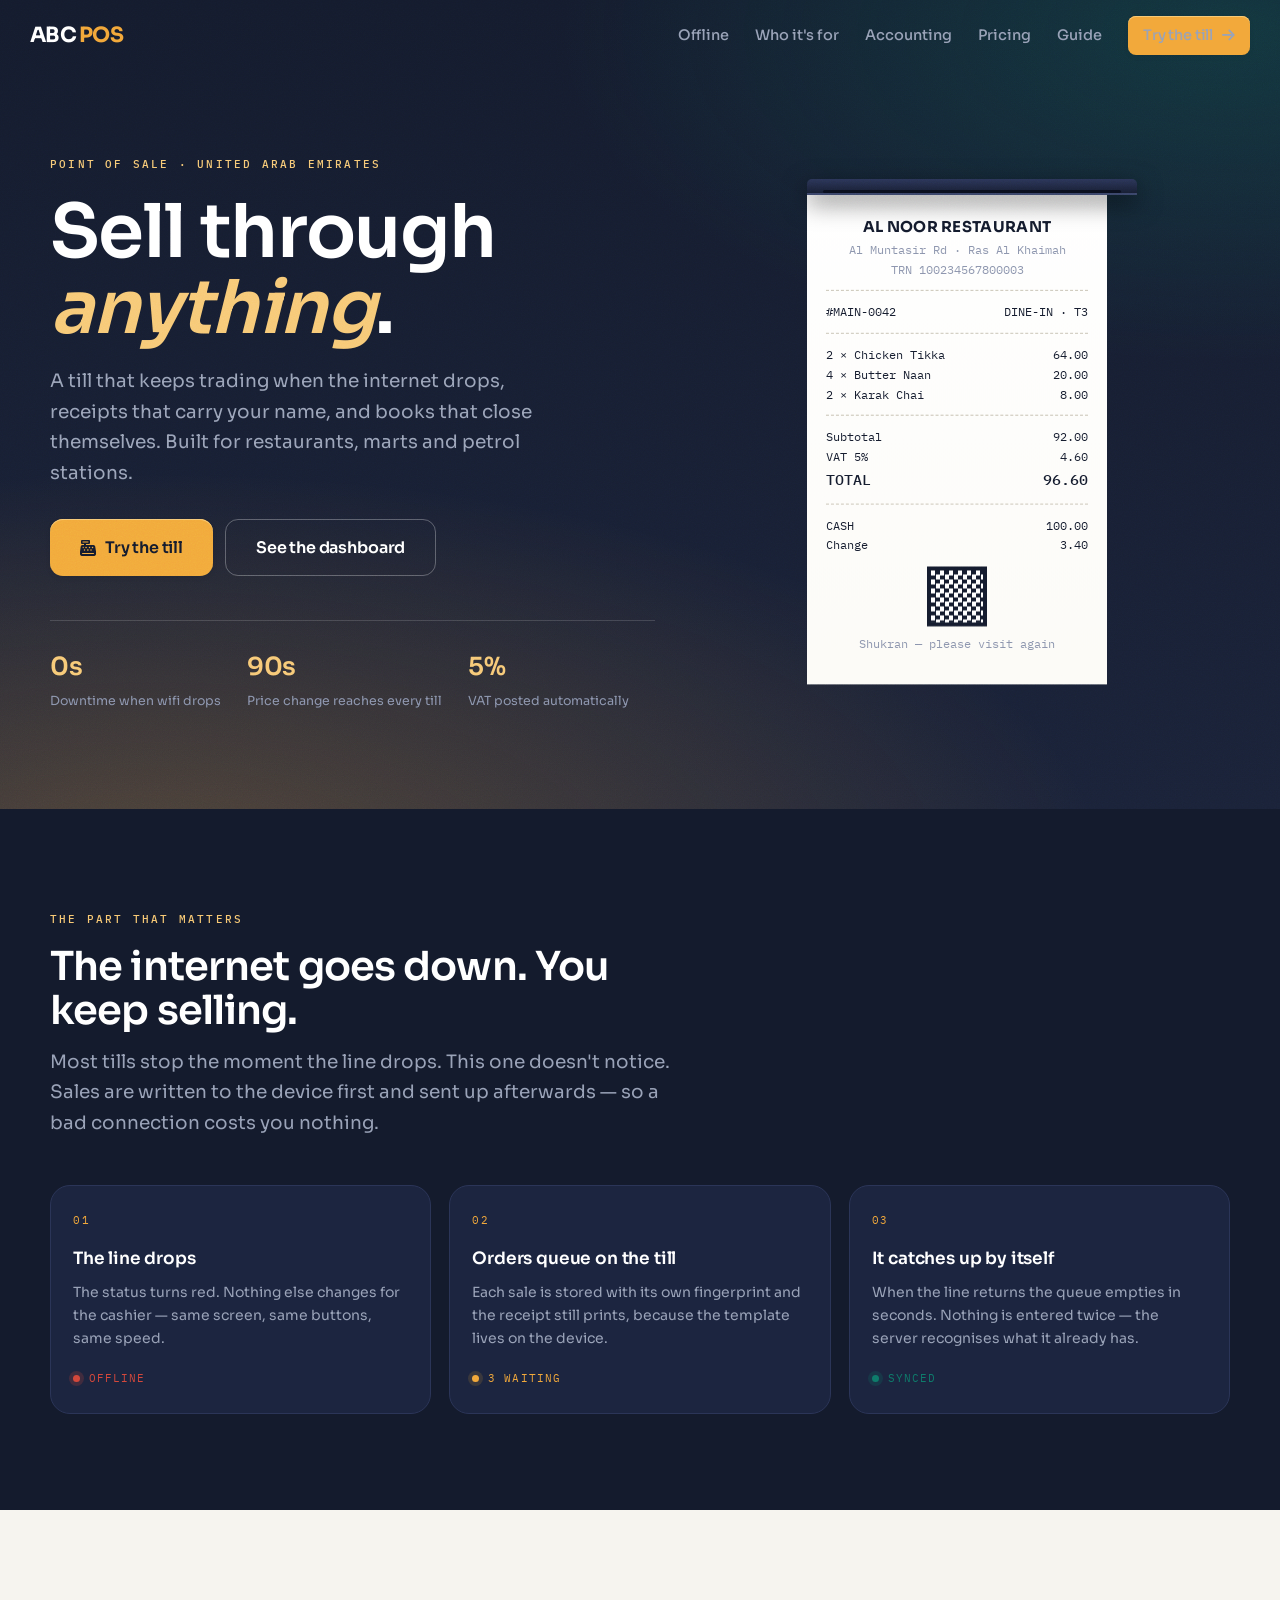
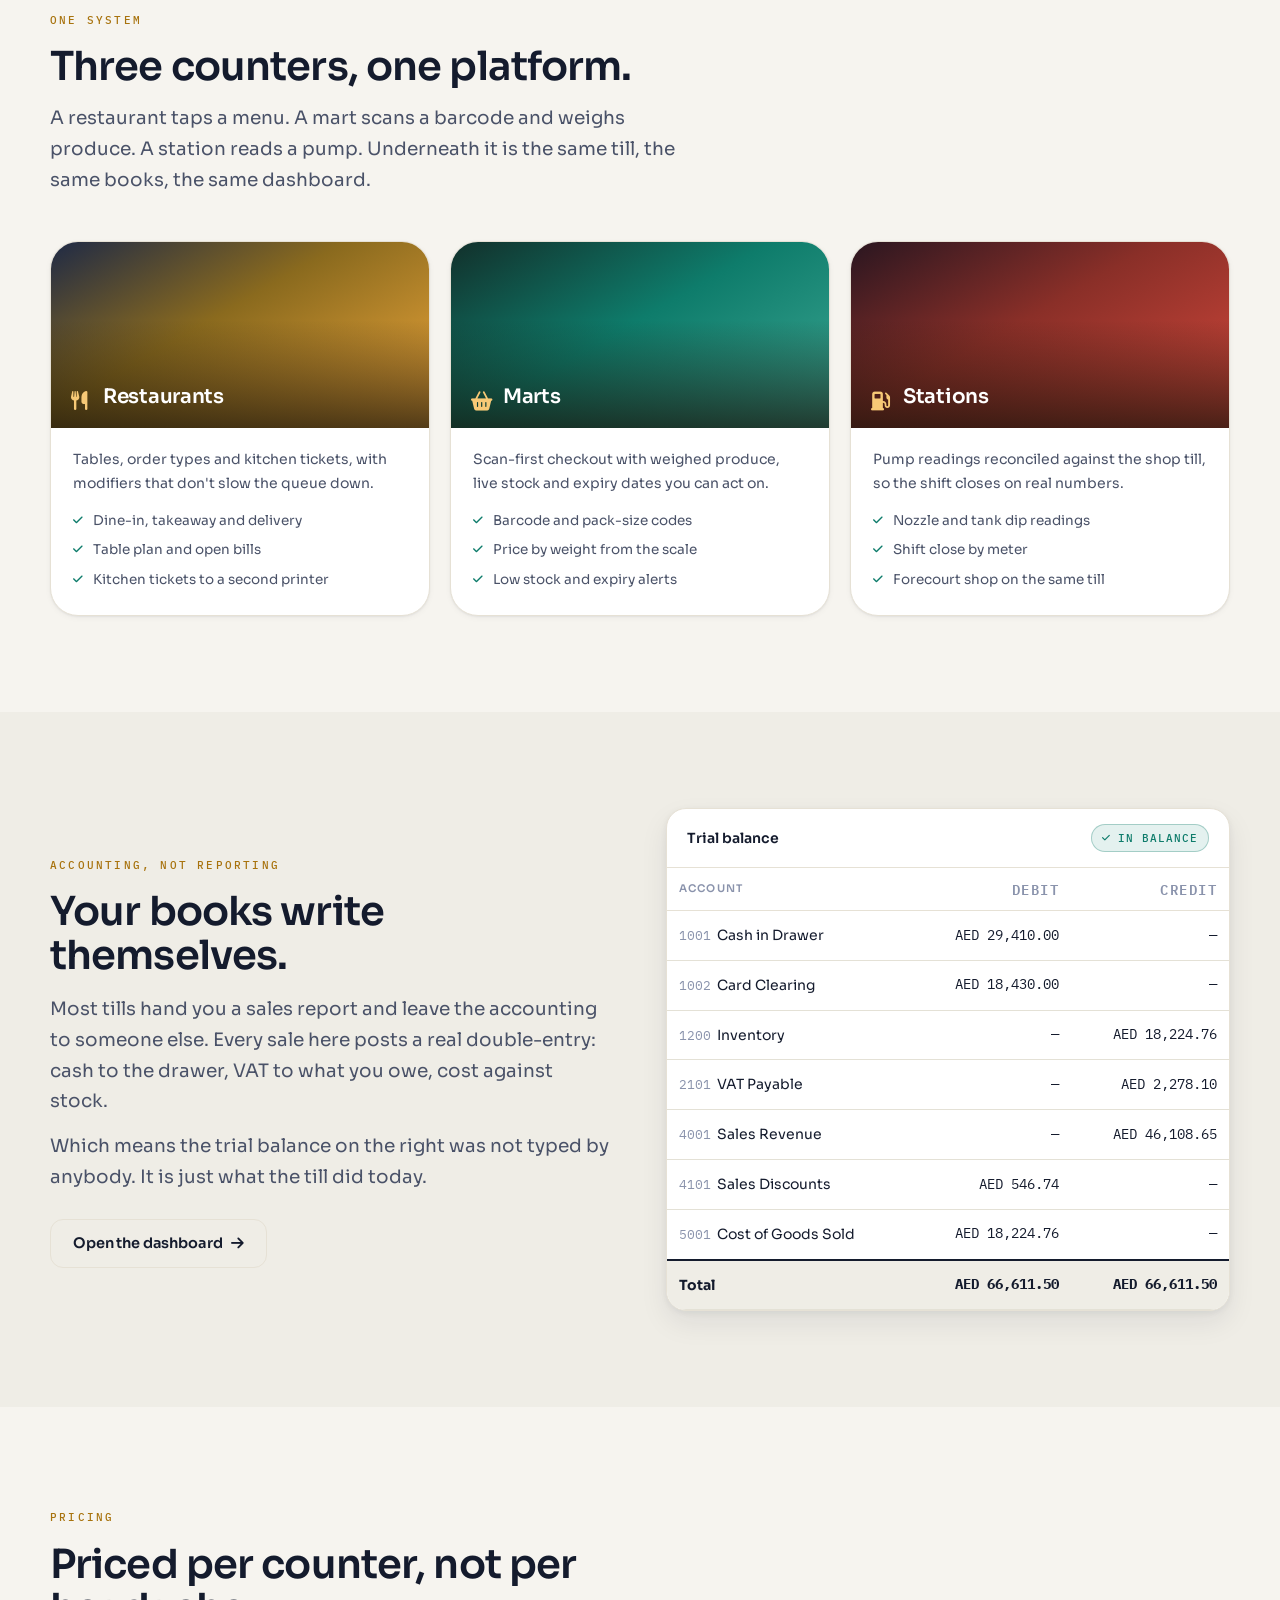
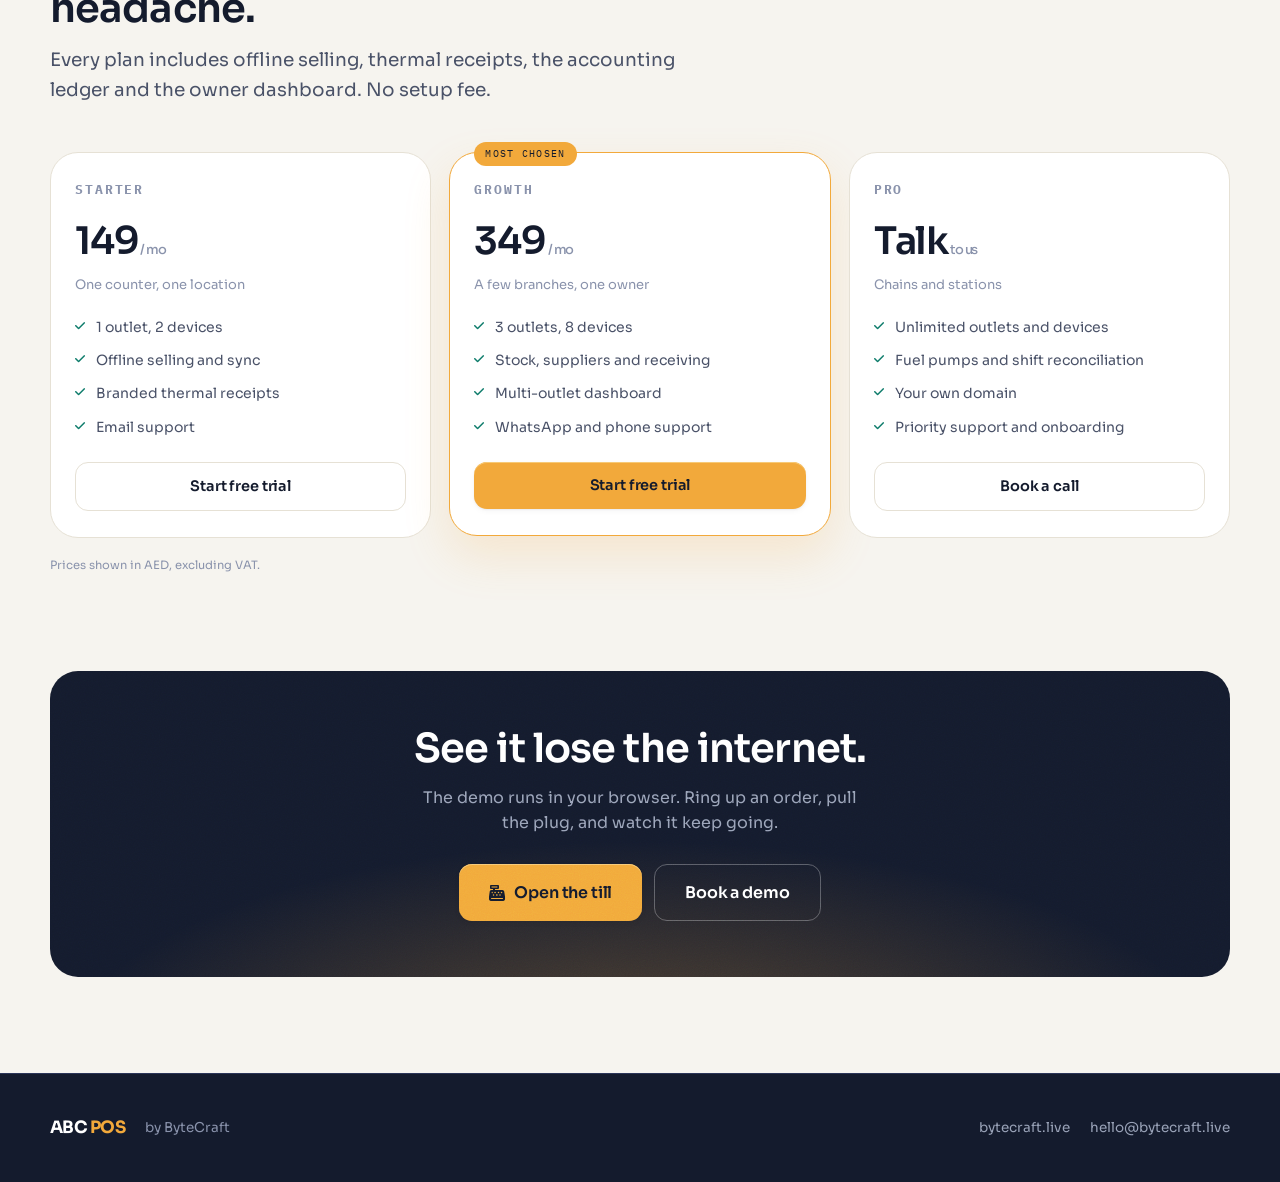
<file: index.html>
<!DOCTYPE html>
<html lang="en">
<head>
<meta charset="UTF-8">
<meta name="viewport" content="width=device-width,initial-scale=1">
<title>ABC POS — Sell through anything</title>
<meta name="description" content="Point of sale and accounting for restaurants, marts and petrol stations in the UAE. Keeps selling when the internet drops. By ByteCraft.">
<meta property="og:title" content="ABC POS — Sell through anything">
<meta property="og:description" content="A till that keeps trading when the internet drops, and books that close themselves.">
<link rel="preconnect" href="https://fonts.googleapis.com">
<link rel="preconnect" href="https://fonts.gstatic.com" crossorigin>
<link href="https://fonts.googleapis.com/css2?family=Sora:wght@400;600;700;800&family=IBM+Plex+Mono:wght@400;600&display=swap" rel="stylesheet">
<link rel="stylesheet" href="https://cdnjs.cloudflare.com/ajax/libs/font-awesome/6.5.2/css/all.min.css">
<link rel="stylesheet" href="assets/css/core.css">
<style>
/* ---------------- nav ---------------- */
.nav{
  position:fixed; top:0; left:0; right:0; z-index:50; display:flex; align-items:center;
  gap:22px; padding:16px 30px; transition:background .3s, border-color .3s, padding .3s;
  border-bottom:1px solid transparent;
}
.nav.is-stuck{background:rgba(20,27,45,.9); backdrop-filter:blur(14px); border-bottom-color:#2B3558; padding:11px 30px}
.nav .wordmark{font-size:21px}
.nav__links{display:flex; gap:26px; margin-left:auto; align-items:center}
.nav__links a{font-size:14.5px; font-weight:500; color:#9AA3B8; transition:color .15s}
.nav__links a:hover{color:var(--brass-hi)}
@media(max-width:860px){.nav__links a:not(.btn){display:none} .nav{padding:14px 18px}}

/* ---------------- hero ---------------- */
.hero{
  position:relative; background:var(--espresso); color:var(--cream);
  padding:150px 30px 96px; overflow:hidden;
}
/* layered warmth: brass pool bottom-left, jade wash right */
.hero::before{
  content:''; position:absolute; inset:0;
  background:
    radial-gradient(120% 80% at 12% 108%, rgba(242,169,59,.26), transparent 62%),
    radial-gradient(90% 70% at 96% 4%, rgba(14,124,107,.28), transparent 58%),
    linear-gradient(#141B2D, #1A2238);
}
.hero__in{
  position:relative; max-width:1180px; margin:0 auto; display:grid;
  grid-template-columns:1.08fr .92fr; gap:60px; align-items:center;
}
.hero h1{margin:18px 0 20px; color:#FFFFFF}
.hero h1 em{font-style:italic; color:var(--brass-hi); font-style:italic}
.hero .lede{color:#9AA3B8; max-width:520px}
.hero__cta{display:flex; gap:12px; margin-top:30px; flex-wrap:wrap}
.hero__meta{
  display:flex; gap:26px; margin-top:44px; padding-top:26px;
  border-top:1px solid rgba(255,255,255,.14); flex-wrap:wrap;
}
.hero__meta div b{display:block; font-family:var(--display); font-size:25px; font-weight:600; color:var(--brass-hi); letter-spacing:-.02em}
.hero__meta div span{font-size:12.5px; color:#8A93AC}

/* the printing receipt */
.printer{display:flex; justify-content:center; perspective:1400px}
.printer__slot{
  width:330px; height:16px; background:linear-gradient(#2B3558,#141B2D);
  border-radius:5px 5px 0 0; box-shadow:0 -2px 0 #3A4569 inset, 0 8px 24px rgba(0,0,0,.5);
  position:relative; z-index:3;
}
.printer__slot::after{
  content:''; position:absolute; left:16px; right:16px; bottom:2px; height:3px;
  background:#0A0F1E; border-radius:2px;
}
.receipt--hero{
  width:300px; margin-top:-3px; transform:rotateX(3deg); transform-origin:top center;
  animation:feed .9s cubic-bezier(.22,1,.36,1) both;
}
@keyframes feed{from{clip-path:inset(0 0 100% 0)}to{clip-path:inset(0 0 0 0)}}
.receipt--hero .ln{opacity:0; animation:ln .32s ease forwards}
@keyframes ln{to{opacity:1}}

/* ---------------- section frame ---------------- */
.sec{padding:96px 30px}
.sec__in{max-width:1180px; margin:0 auto}
.sec__head{max-width:640px; margin-bottom:46px}
.sec__head h2{margin:14px 0 14px}
.sec--dark{background:var(--espresso); color:var(--cream)}
.sec--dark .sec__head h2{color:#FFFFFF}
.sec--dark .lede{color:#9AA3B8}
.sec--paper{background:var(--paper-2)}

/* ---------------- offline story ---------------- */
.story{display:grid; grid-template-columns:repeat(3,1fr); gap:18px}
.beat{
  background:var(--bark); border:1px solid var(--slate); border-radius:var(--r-lg);
  padding:26px 22px; position:relative; overflow:hidden;
}
.beat__n{
  font-family:var(--mono); font-size:11px; letter-spacing:.16em; color:var(--brass);
  display:block; margin-bottom:16px;
}
.beat h3{font-size:17px; font-weight:600; color:#FFFFFF; margin-bottom:8px; letter-spacing:-.01em}
.beat p{font-size:14px; color:#9AA3B8; line-height:1.65}
.beat__sig{
  margin-top:20px; display:flex; align-items:center; gap:9px;
  font-family:var(--mono); font-size:10.5px; letter-spacing:.1em; text-transform:uppercase;
}
.dot{width:7px; height:7px; border-radius:50%; display:inline-block}
.dot--jade{background:#0E7C6B; box-shadow:0 0 0 4px rgba(14,124,107,.2)}
.dot--rust{background:#D4483B; box-shadow:0 0 0 4px rgba(212,72,59,.2); animation:pulse 1.9s ease-in-out infinite}
.dot--brass{background:var(--brass); box-shadow:0 0 0 4px rgba(196,146,46,.18)}
@keyframes pulse{0%,100%{opacity:1}50%{opacity:.45}}

/* ---------------- verticals with photo slots ---------------- */
.verts{display:grid; grid-template-columns:repeat(3,1fr); gap:20px}
.vert{
  border-radius:var(--r-xl); overflow:hidden; background:#fff;
  border:1px solid var(--edge); box-shadow:var(--shadow-sm);
  transition:transform .22s cubic-bezier(.22,1,.36,1), box-shadow .22s;
}
.vert:hover{transform:translateY(-4px); box-shadow:var(--shadow)}
/* Photo slot: drop a file at assets/img/<name>.jpg and it replaces the art.
   Until then the gradient below renders — never a broken image. */
.vert__art{
  height:186px; position:relative; background-size:cover; background-position:center;
}
.vert--rest .vert__art{background-image:var(--photo-restaurant, linear-gradient(150deg,#1F2A45,#8A6A1E 42%,#F2A93B))}
.vert--groc .vert__art{background-image:var(--photo-grocery,    linear-gradient(150deg,#12302B,#0E7C6B 46%,#3EA894))}
.vert--fuel .vert__art{background-image:var(--photo-fuel,       linear-gradient(150deg,#2A1620,#8A2F28 44%,#D4483B))}
.vert__art::after{content:''; position:absolute; inset:0; background:linear-gradient(transparent 42%, rgba(21,17,9,.72))}
.vert__art i{
  position:absolute; left:20px; bottom:17px; z-index:2; font-size:19px; color:var(--brass-hi);
}
.vert__art b{
  position:absolute; left:52px; bottom:15px; z-index:2; color:#fff;
  font-family:var(--display); font-size:20px; font-weight:600; letter-spacing:-.015em;
}
.vert__body{padding:20px 22px 24px}
.vert__body p{font-size:14px; color:var(--ink-2); line-height:1.66}
.vert__list{list-style:none; margin-top:15px; display:flex; flex-direction:column; gap:8px}
.vert__list li{font-size:13.5px; color:var(--ink-2); display:flex; gap:10px; align-items:flex-start}
.vert__list i{color:var(--jade); font-size:11px; margin-top:5px}

/* ---------------- ledger proof ---------------- */
.proof{display:grid; grid-template-columns:1fr 1fr; gap:52px; align-items:center}
.ledger{background:#fff; border:1px solid var(--edge); border-radius:var(--r-lg); overflow:hidden; box-shadow:var(--shadow)}
.ledger__head{padding:15px 20px; border-bottom:1px solid var(--edge); display:flex; align-items:center; gap:10px}
.ledger__head b{font-size:14px; font-weight:600}

/* ---------------- pricing ---------------- */
.plans{display:grid; grid-template-columns:repeat(3,1fr); gap:18px; align-items:start}
.plan{background:#fff; border:1px solid var(--edge); border-radius:var(--r-xl); padding:26px 24px; position:relative}
.plan--hero{border:1.5px solid var(--brass); box-shadow:0 20px 46px rgba(242,169,59,.18)}
.plan__tag{
  position:absolute; top:-11px; left:24px; background:var(--brass); color:#141B2D;
  font-family:var(--mono); font-size:10px; letter-spacing:.13em; text-transform:uppercase;
  padding:4px 11px; border-radius:20px;
}
.plan h3{font-family:var(--mono); font-size:12.5px; letter-spacing:.15em; text-transform:uppercase; color:var(--muted)}
.plan__price{font-family:var(--display); font-size:38px; font-weight:600; letter-spacing:-.03em; margin:12px 0 3px}
.plan__price sub{font-family:var(--sans); font-size:13px; font-weight:500; color:var(--muted); vertical-align:baseline}
.plan ul{list-style:none; margin:20px 0 24px; display:flex; flex-direction:column; gap:11px}
.plan li{font-size:14px; display:flex; gap:11px; align-items:flex-start; color:var(--ink-2)}
.plan li i{color:var(--jade); font-size:11.5px; margin-top:5px}

/* ---------------- cta + footer ---------------- */
.cta{
  background:var(--espresso); color:var(--cream); border-radius:var(--r-xl);
  padding:56px 46px; text-align:center; position:relative; overflow:hidden;
}
.cta::before{
  content:''; position:absolute; inset:0;
  background:radial-gradient(80% 120% at 50% 130%, rgba(242,169,59,.3), transparent 62%);
}
.cta > *{position:relative}
.cta h2{color:#FFFFFF; margin-bottom:14px}
.cta p{color:#9AA3B8; max-width:460px; margin:0 auto 28px}

.foot{background:var(--espresso); color:#8A93AC; padding:40px 30px; border-top:1px solid var(--slate)}
.foot__in{max-width:1180px; margin:0 auto; display:flex; gap:20px; align-items:center; flex-wrap:wrap; font-size:13.5px}
.foot a{color:var(--cream-2)} .foot a:hover{color:var(--brass-hi)}

@media(max-width:960px){
  .hero__in,.proof{grid-template-columns:1fr; gap:44px}
  .story,.verts,.plans{grid-template-columns:1fr}
  .hero{padding:120px 20px 70px}
  .sec{padding:66px 20px}
}
</style>
</head>
<body>

<!-- ============ NAV ============ -->
<nav class="nav" id="nav">
  <span class="wordmark wordmark--light">ABC<span class="pos">POS</span></span>
  <div class="nav__links">
    <a href="#offline">Offline</a>
    <a href="#verticals">Who it's for</a>
    <a href="#books">Accounting</a>
    <a href="#pricing">Pricing</a>
    <a href="deck/">Guide</a>
    <a class="btn btn--brass btn--sm" href="app/pos/">Try the till <i class="fa-solid fa-arrow-right"></i></a>
  </div>
</nav>

<!-- ============ HERO ============ -->
<header class="hero grain">
  <div class="hero__in">
    <div>
      <span class="eyebrow eyebrow--light">Point of sale · United Arab Emirates</span>
      <h1 class="display">Sell through <em>anything</em>.</h1>
      <p class="lede">A till that keeps trading when the internet drops, receipts that carry your name, and books that close themselves. Built for restaurants, marts and petrol stations.</p>
      <div class="hero__cta">
        <a class="btn btn--brass btn--lg" href="app/pos/"><i class="fa-solid fa-cash-register"></i> Try the till</a>
        <a class="btn btn--onDark btn--lg" href="app/dashboard/">See the dashboard</a>
      </div>
      <div class="hero__meta">
        <div><b>0s</b><span>Downtime when wifi drops</span></div>
        <div><b>90s</b><span>Price change reaches every till</span></div>
        <div><b>5%</b><span>VAT posted automatically</span></div>
      </div>
    </div>

    <!-- signature: a receipt that prints itself on load -->
    <div class="printer">
      <div>
        <div class="printer__slot"></div>
        <div class="receipt receipt--hero" id="rc">
          <div class="receipt__c ln"><div class="receipt__biz">AL NOOR RESTAURANT</div></div>
          <div class="receipt__c receipt__muted ln">Al Muntasir Rd · Ras Al Khaimah</div>
          <div class="receipt__c receipt__muted ln">TRN 100234567800003</div>
          <div class="receipt__rule ln"></div>
          <div class="receipt__row ln"><span>#MAIN-0042</span><span>DINE-IN · T3</span></div>
          <div class="receipt__rule ln"></div>
          <div class="receipt__row ln"><span>2 × Chicken Tikka</span><span>64.00</span></div>
          <div class="receipt__row ln"><span>4 × Butter Naan</span><span>20.00</span></div>
          <div class="receipt__row ln"><span>2 × Karak Chai</span><span>8.00</span></div>
          <div class="receipt__rule ln"></div>
          <div class="receipt__row ln"><span>Subtotal</span><span>92.00</span></div>
          <div class="receipt__row ln"><span>VAT 5%</span><span>4.60</span></div>
          <div class="receipt__row receipt__total ln"><span>TOTAL</span><span>96.60</span></div>
          <div class="receipt__rule ln"></div>
          <div class="receipt__row ln"><span>CASH</span><span>100.00</span></div>
          <div class="receipt__row ln"><span>Change</span><span>3.40</span></div>
          <div class="receipt__qr ln"></div>
          <div class="receipt__c receipt__muted ln" style="margin-top:8px">Shukran — please visit again</div>
        </div>
      </div>
    </div>
  </div>
</header>

<!-- ============ OFFLINE ============ -->
<section class="sec sec--dark" id="offline">
  <div class="sec__in">
    <div class="sec__head">
      <span class="eyebrow eyebrow--light">The part that matters</span>
      <h2 class="display">The internet goes down. You keep selling.</h2>
      <p class="lede">Most tills stop the moment the line drops. This one doesn't notice. Sales are written to the device first and sent up afterwards — so a bad connection costs you nothing.</p>
    </div>
    <div class="story">
      <div class="beat">
        <span class="beat__n">01</span>
        <h3>The line drops</h3>
        <p>The status turns red. Nothing else changes for the cashier — same screen, same buttons, same speed.</p>
        <div class="beat__sig" style="color:#D4483B"><span class="dot dot--rust"></span> Offline</div>
      </div>
      <div class="beat">
        <span class="beat__n">02</span>
        <h3>Orders queue on the till</h3>
        <p>Each sale is stored with its own fingerprint and the receipt still prints, because the template lives on the device.</p>
        <div class="beat__sig" style="color:var(--brass)"><span class="dot dot--brass"></span> 3 waiting</div>
      </div>
      <div class="beat">
        <span class="beat__n">03</span>
        <h3>It catches up by itself</h3>
        <p>When the line returns the queue empties in seconds. Nothing is entered twice — the server recognises what it already has.</p>
        <div class="beat__sig" style="color:#0E7C6B"><span class="dot dot--jade"></span> Synced</div>
      </div>
    </div>
  </div>
</section>

<!-- ============ VERTICALS ============ -->
<section class="sec" id="verticals">
  <div class="sec__in">
    <div class="sec__head">
      <span class="eyebrow">One system</span>
      <h2 class="display">Three counters, one platform.</h2>
      <p class="lede">A restaurant taps a menu. A mart scans a barcode and weighs produce. A station reads a pump. Underneath it is the same till, the same books, the same dashboard.</p>
    </div>
    <div class="verts">
      <article class="vert vert--rest">
        <div class="vert__art"><i class="fa-solid fa-utensils"></i><b>Restaurants</b></div>
        <div class="vert__body">
          <p>Tables, order types and kitchen tickets, with modifiers that don't slow the queue down.</p>
          <ul class="vert__list">
            <li><i class="fa-solid fa-check"></i> Dine-in, takeaway and delivery</li>
            <li><i class="fa-solid fa-check"></i> Table plan and open bills</li>
            <li><i class="fa-solid fa-check"></i> Kitchen tickets to a second printer</li>
          </ul>
        </div>
      </article>
      <article class="vert vert--groc">
        <div class="vert__art"><i class="fa-solid fa-basket-shopping"></i><b>Marts</b></div>
        <div class="vert__body">
          <p>Scan-first checkout with weighed produce, live stock and expiry dates you can act on.</p>
          <ul class="vert__list">
            <li><i class="fa-solid fa-check"></i> Barcode and pack-size codes</li>
            <li><i class="fa-solid fa-check"></i> Price by weight from the scale</li>
            <li><i class="fa-solid fa-check"></i> Low stock and expiry alerts</li>
          </ul>
        </div>
      </article>
      <article class="vert vert--fuel">
        <div class="vert__art"><i class="fa-solid fa-gas-pump"></i><b>Stations</b></div>
        <div class="vert__body">
          <p>Pump readings reconciled against the shop till, so the shift closes on real numbers.</p>
          <ul class="vert__list">
            <li><i class="fa-solid fa-check"></i> Nozzle and tank dip readings</li>
            <li><i class="fa-solid fa-check"></i> Shift close by meter</li>
            <li><i class="fa-solid fa-check"></i> Forecourt shop on the same till</li>
          </ul>
        </div>
      </article>
    </div>
  </div>
</section>

<!-- ============ BOOKS ============ -->
<section class="sec sec--paper" id="books">
  <div class="sec__in proof">
    <div>
      <span class="eyebrow">Accounting, not reporting</span>
      <h2 class="display" style="margin:14px 0 16px">Your books write themselves.</h2>
      <p class="lede">Most tills hand you a sales report and leave the accounting to someone else. Every sale here posts a real double-entry: cash to the drawer, VAT to what you owe, cost against stock.</p>
      <p class="lede" style="margin-top:14px">Which means the trial balance on the right was not typed by anybody. It is just what the till did today.</p>
      <a class="btn btn--ghost" href="app/dashboard/" style="margin-top:26px">Open the dashboard <i class="fa-solid fa-arrow-right"></i></a>
    </div>
    <div class="ledger">
      <div class="ledger__head">
        <b>Trial balance</b>
        <span class="chip chip--jade" style="margin-left:auto"><i class="fa-solid fa-check"></i> In balance</span>
      </div>
      <table class="tbl">
        <thead><tr><th>Account</th><th class="num">Debit</th><th class="num">Credit</th></tr></thead>
        <tbody id="tbBody"></tbody>
        <tfoot id="tbFoot"></tfoot>
      </table>
    </div>
  </div>
</section>

<!-- ============ PRICING ============ -->
<section class="sec" id="pricing">
  <div class="sec__in">
    <div class="sec__head">
      <span class="eyebrow">Pricing</span>
      <h2 class="display">Priced per counter, not per headache.</h2>
      <p class="lede">Every plan includes offline selling, thermal receipts, the accounting ledger and the owner dashboard. No setup fee.</p>
    </div>
    <div class="plans">
      <div class="plan">
        <h3>Starter</h3>
        <div class="plan__price">149<sub> / mo</sub></div>
        <p class="small">One counter, one location</p>
        <ul>
          <li><i class="fa-solid fa-check"></i> 1 outlet, 2 devices</li>
          <li><i class="fa-solid fa-check"></i> Offline selling and sync</li>
          <li><i class="fa-solid fa-check"></i> Branded thermal receipts</li>
          <li><i class="fa-solid fa-check"></i> Email support</li>
        </ul>
        <a class="btn btn--ghost" href="#contact" style="width:100%">Start free trial</a>
      </div>
      <div class="plan plan--hero">
        <span class="plan__tag">Most chosen</span>
        <h3>Growth</h3>
        <div class="plan__price">349<sub> / mo</sub></div>
        <p class="small">A few branches, one owner</p>
        <ul>
          <li><i class="fa-solid fa-check"></i> 3 outlets, 8 devices</li>
          <li><i class="fa-solid fa-check"></i> Stock, suppliers and receiving</li>
          <li><i class="fa-solid fa-check"></i> Multi-outlet dashboard</li>
          <li><i class="fa-solid fa-check"></i> WhatsApp and phone support</li>
        </ul>
        <a class="btn btn--brass" href="#contact" style="width:100%">Start free trial</a>
      </div>
      <div class="plan">
        <h3>Pro</h3>
        <div class="plan__price">Talk<sub> to us</sub></div>
        <p class="small">Chains and stations</p>
        <ul>
          <li><i class="fa-solid fa-check"></i> Unlimited outlets and devices</li>
          <li><i class="fa-solid fa-check"></i> Fuel pumps and shift reconciliation</li>
          <li><i class="fa-solid fa-check"></i> Your own domain</li>
          <li><i class="fa-solid fa-check"></i> Priority support and onboarding</li>
        </ul>
        <a class="btn btn--ghost" href="#contact" style="width:100%">Book a call</a>
      </div>
    </div>
    <p class="tiny" style="margin-top:18px">Prices shown in AED, excluding VAT.</p>
  </div>
</section>

<!-- ============ CTA ============ -->
<section class="sec" id="contact" style="padding-top:0">
  <div class="sec__in">
    <div class="cta grain">
      <h2 class="display">See it lose the internet.</h2>
      <p>The demo runs in your browser. Ring up an order, pull the plug, and watch it keep going.</p>
      <div style="display:flex;gap:12px;justify-content:center;flex-wrap:wrap">
        <a class="btn btn--brass btn--lg" href="app/pos/"><i class="fa-solid fa-cash-register"></i> Open the till</a>
        <a class="btn btn--onDark btn--lg" href="mailto:hello@bytecraft.live">Book a demo</a>
      </div>
    </div>
  </div>
</section>

<footer class="foot">
  <div class="foot__in">
    <span class="wordmark wordmark--light" style="font-size:17px">ABC<span class="pos">POS</span></span>
    <span>by ByteCraft</span>
    <span style="flex:1"></span>
    <a href="https://bytecraft.live">bytecraft.live</a>
    <a href="mailto:hello@bytecraft.live">hello@bytecraft.live</a>
  </div>
</footer>

<script src="assets/js/data.js"></script>
<script>
/* nav shadow on scroll */
const nav = document.getElementById('nav');
addEventListener('scroll', () => nav.classList.toggle('is-stuck', scrollY > 20), {passive:true});

/* stagger the receipt lines so it reads as printing */
$$('#rc .ln').forEach((el,i) => el.style.animationDelay = (0.28 + i*0.055) + 's');

/* trial balance rendered from the same data the dashboard uses */
const t = totals(DAYS);
const rows = trialBalance(t);
$('#tbBody').innerHTML = rows.map(r => `
  <tr>
    <td><span class="fig small" style="color:var(--muted)">${r.code}</span> &nbsp;${r.name}</td>
    <td class="num">${r.dr ? money(r.dr) : '—'}</td>
    <td class="num">${r.cr ? money(r.cr) : '—'}</td>
  </tr>`).join('');
const dr = rows.reduce((a,r)=>a+r.dr,0), cr = rows.reduce((a,r)=>a+r.cr,0);
$('#tbFoot').innerHTML = `<tr><td>Total</td><td class="num">${money(dr)}</td><td class="num">${money(cr)}</td></tr>`;
</script>
</body>
</html>
</file>
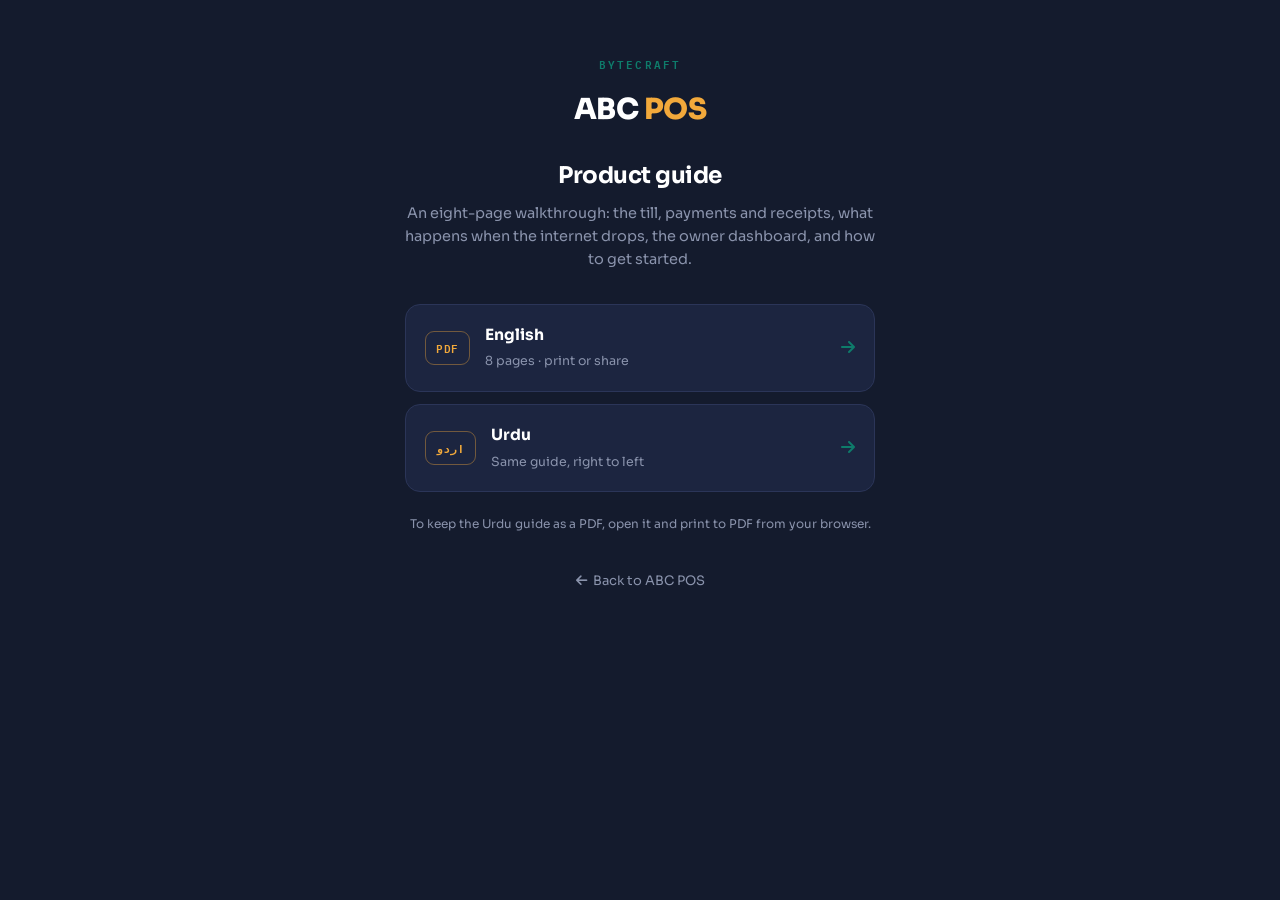
<file: deck/index.html>
<!DOCTYPE html>
<html lang="en">
<head>
<meta charset="UTF-8">
<meta name="viewport" content="width=device-width,initial-scale=1">
<title>ABC POS — Product Guide</title>
<link rel="preconnect" href="https://fonts.googleapis.com">
<link rel="preconnect" href="https://fonts.gstatic.com" crossorigin>
<link href="https://fonts.googleapis.com/css2?family=Sora:wght@400;600;700;800&family=IBM+Plex+Mono:wght@400;600&display=swap" rel="stylesheet">
<link rel="stylesheet" href="https://cdnjs.cloudflare.com/ajax/libs/font-awesome/6.5.2/css/all.min.css">
<style>
:root{--ink:#141B2D;--ink2:#1C2540;--edge:#2B3558;--teal:#0E7C6B;--amber:#F2A93B;--muted:#8A93AC}
*{margin:0;padding:0;box-sizing:border-box}
body{font-family:'Sora',system-ui,sans-serif;background:var(--ink);color:#fff;line-height:1.6;
  min-height:100vh;display:flex;flex-direction:column;align-items:center;padding:56px 18px}
.eyebrow{font-family:'IBM Plex Mono',monospace;font-size:10.5px;letter-spacing:.2em;
  color:var(--teal);font-weight:600;text-transform:uppercase;margin-bottom:13px}
.mark{font-weight:800;font-size:29px;letter-spacing:-.02em}.mark span{color:var(--amber)}
h1{font-size:23px;font-weight:700;margin-top:26px;letter-spacing:-.02em}
.lede{color:var(--muted);font-size:14.5px;max-width:470px;margin-top:7px;text-align:center}
.cards{display:grid;gap:12px;margin-top:32px;width:min(470px,100%)}
a.card{display:flex;align-items:center;gap:15px;text-decoration:none;color:#fff;
  background:var(--ink2);border:1px solid var(--edge);border-radius:15px;padding:18px 19px;
  transition:border-color .16s ease,transform .16s ease}
a.card:hover,a.card:focus-visible{border-color:var(--teal);transform:translateY(-2px);outline:none}
a.card:focus-visible{box-shadow:0 0 0 3px rgba(242,169,59,.45)}
.glyph{font-family:'IBM Plex Mono',monospace;font-size:11px;font-weight:600;letter-spacing:.05em;
  color:var(--amber);border:1px solid rgba(242,169,59,.4);border-radius:9px;padding:7px 10px;flex-shrink:0}
.t{flex:1}.t b{display:block;font-size:15.5px;font-weight:700}
.t span{font-size:12.5px;color:var(--muted)}
.arrow{color:var(--teal);font-weight:700}
.back{margin-top:36px;font-size:13px;color:var(--muted);text-decoration:none}
.back:hover{color:var(--amber)}
.note{font-size:12px;color:var(--muted);margin-top:22px;max-width:470px;text-align:center;line-height:1.7}
@media(prefers-reduced-motion:reduce){a.card{transition:none}}
</style>
</head>
<body>
  <p class="eyebrow">ByteCraft</p>
  <div class="mark">ABC<span> POS</span></div>
  <h1>Product guide</h1>
  <p class="lede">An eight-page walkthrough: the till, payments and receipts, what happens when the internet drops, the owner dashboard, and how to get started.</p>

  <div class="cards">
    <a class="card" href="ABC_POS_Client_Demo.pdf">
      <span class="glyph">PDF</span>
      <span class="t"><b>English</b><span>8 pages · print or share</span></span>
      <span class="arrow"><i class="fa-solid fa-arrow-right"></i></span>
    </a>
    <a class="card" href="urdu.html">
      <span class="glyph">اردو</span>
      <span class="t"><b>Urdu</b><span>Same guide, right to left</span></span>
      <span class="arrow"><i class="fa-solid fa-arrow-right"></i></span>
    </a>
  </div>

  <p class="note">To keep the Urdu guide as a PDF, open it and print to PDF from your browser.</p>
  <a class="back" href="../"><i class="fa-solid fa-arrow-left"></i> &nbsp;Back to ABC POS</a>
</body>
</html>
</file>
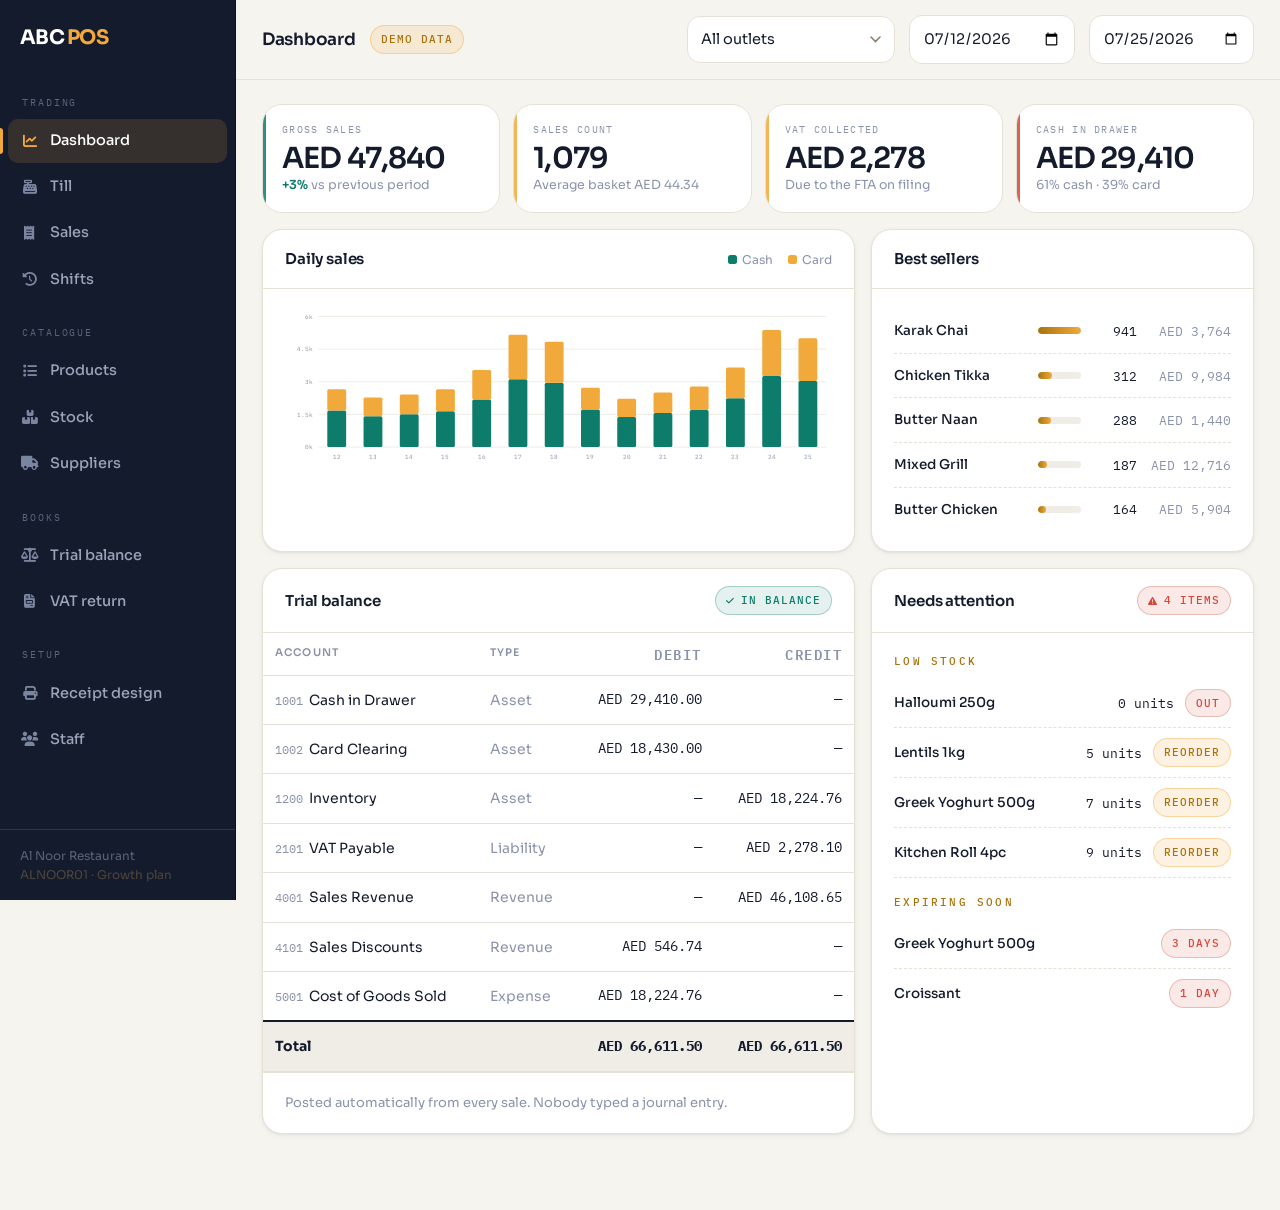
<file: app/dashboard/index.html>
<!DOCTYPE html>
<html lang="en">
<head>
<meta charset="UTF-8">
<meta name="viewport" content="width=device-width,initial-scale=1">
<title>ABC POS — Dashboard</title>
<link rel="preconnect" href="https://fonts.googleapis.com">
<link rel="preconnect" href="https://fonts.gstatic.com" crossorigin>
<link href="https://fonts.googleapis.com/css2?family=Sora:wght@400;600;700;800&family=IBM+Plex+Mono:wght@400;600&display=swap" rel="stylesheet">
<link rel="stylesheet" href="https://cdnjs.cloudflare.com/ajax/libs/font-awesome/6.5.2/css/all.min.css">
<link rel="stylesheet" href="../../assets/css/core.css">
<style>
.kpis{display:grid; grid-template-columns:repeat(auto-fit,minmax(196px,1fr)); gap:13px; margin-bottom:16px}
.kpi{background:#fff; border:1px solid var(--edge); border-radius:var(--r-lg); padding:17px 19px; position:relative; overflow:hidden}
.kpi::after{content:''; position:absolute; left:0; top:0; bottom:0; width:3px; background:var(--brass); opacity:.85}
.kpi--jade::after{background:var(--jade)}
.kpi--rust::after{background:var(--rust)}
.kpi__l{font-family:var(--mono); font-size:10px; letter-spacing:.13em; text-transform:uppercase; color:var(--muted)}
.kpi__v{font-family:var(--display); font-size:29px; font-weight:600; letter-spacing:-.03em; margin:6px 0 2px; line-height:1}
.kpi__d{font-size:12.5px; color:var(--muted)}
.kpi__d b{color:var(--jade); font-weight:600}

.split{display:grid; grid-template-columns:1.55fr 1fr; gap:16px; margin-bottom:16px}
@media(max-width:1080px){.split{grid-template-columns:1fr}}

.gl{stroke:var(--paper-3); stroke-width:1}
.ax{font-family:var(--mono); font-size:9.5px; fill:var(--muted)}
.bar-cash{fill:var(--jade)} .bar-card{fill:var(--brass)}
.bar-g rect{transition:opacity .14s}
.bar-g:hover rect{opacity:.75}

.legend{display:flex; gap:15px; font-size:12px; color:var(--muted); margin-left:auto}
.legend i{width:9px; height:9px; border-radius:2.5px; display:inline-block; margin-right:5px}

.itemrow{display:flex; align-items:center; gap:12px; padding:11px 0; border-bottom:1px dashed var(--paper-3)}
.itemrow:last-child{border-bottom:none}
.itemrow__n{font-size:13.5px; font-weight:500; width:132px; flex-shrink:0}
.itemrow__bar{flex:1; height:7px; background:var(--paper-2); border-radius:4px; overflow:hidden}
.itemrow__bar span{display:block; height:100%; background:linear-gradient(90deg,var(--brass-lo),var(--brass)); border-radius:4px}
.itemrow__q{font-family:var(--mono); font-size:12.5px; width:44px; text-align:right}
.itemrow__v{font-family:var(--mono); font-size:12.5px; width:82px; text-align:right; color:var(--muted)}

.stockrow{display:flex; align-items:center; gap:11px; padding:10px 0; border-bottom:1px dashed var(--paper-3)}
.stockrow:last-child{border-bottom:none}
.stockrow b{font-size:13.5px; font-weight:500; flex:1}
.stockrow .fig{font-size:12.5px}

.balchip{margin-left:auto}
</style>
</head>
<body>

<div class="shell">
  <!-- ============ RAIL ============ -->
  <nav class="rail" id="rail">
    <a href="../../" class="rail__brand wordmark wordmark--light">ABC<span class="pos">POS</span></a>

    <div class="rail__group"><span>Trading</span></div>
    <a class="nav is-active" href="#"><i class="fa-solid fa-chart-line"></i> Dashboard</a>
    <a class="nav" href="../pos/"><i class="fa-solid fa-cash-register"></i> Till</a>
    <a class="nav" href="#"><i class="fa-solid fa-receipt"></i> Sales</a>
    <a class="nav" href="#"><i class="fa-solid fa-clock-rotate-left"></i> Shifts</a>

    <div class="rail__group"><span>Catalogue</span></div>
    <a class="nav" href="#"><i class="fa-solid fa-list"></i> Products</a>
    <a class="nav" href="#"><i class="fa-solid fa-boxes-stacked"></i> Stock</a>
    <a class="nav" href="#"><i class="fa-solid fa-truck"></i> Suppliers</a>

    <div class="rail__group"><span>Books</span></div>
    <a class="nav" href="#"><i class="fa-solid fa-scale-balanced"></i> Trial balance</a>
    <a class="nav" href="#"><i class="fa-solid fa-file-invoice"></i> VAT return</a>

    <div class="rail__group"><span>Setup</span></div>
    <a class="nav" href="#"><i class="fa-solid fa-print"></i> Receipt design</a>
    <a class="nav" href="#"><i class="fa-solid fa-users"></i> Staff</a>

    <div class="rail__foot">Al Noor Restaurant<br><span style="color:#4E463A">ALNOOR01 · Growth plan</span></div>
  </nav>

  <!-- ============ CANVAS ============ -->
  <div class="canvas">
    <header class="topbar">
      <button class="rail__toggle" onclick="$('#rail').classList.toggle('is-open')"><i class="fa-solid fa-bars"></i></button>
      <h1>Dashboard</h1>
      <span class="chip chip--brass">Demo data</span>
      <span class="spacer"></span>
      <select class="input" id="outlet" style="width:auto">
        <option>All outlets</option>
        <option>Main — Al Muntasir Rd</option>
        <option>Branch 2 — Al Nakheel</option>
      </select>
      <input class="input" type="date" id="from" style="width:auto">
      <input class="input" type="date" id="to" style="width:auto">
    </header>

    <main class="page">
      <div class="kpis" id="kpis"></div>

      <div class="split">
        <section class="card">
          <div class="card__head">
            <h3>Daily sales</h3>
            <div class="legend">
              <span><i style="background:var(--jade)"></i>Cash</span>
              <span><i style="background:var(--brass)"></i>Card</span>
            </div>
          </div>
          <div class="card__pad" id="chart"></div>
        </section>

        <section class="card">
          <div class="card__head"><h3>Best sellers</h3></div>
          <div class="card__pad" id="topItems"></div>
        </section>
      </div>

      <div class="split">
        <section class="card">
          <div class="card__head">
            <h3>Trial balance</h3>
            <span class="chip chip--jade balchip" id="balchip"><i class="fa-solid fa-check"></i> In balance</span>
          </div>
          <table class="tbl">
            <thead><tr><th>Account</th><th>Type</th><th class="num">Debit</th><th class="num">Credit</th></tr></thead>
            <tbody id="tbBody"></tbody>
            <tfoot id="tbFoot"></tfoot>
          </table>
          <div class="card__pad" style="border-top:1px solid var(--edge)">
            <p class="small">Posted automatically from every sale. Nobody typed a journal entry.</p>
          </div>
        </section>

        <section class="card">
          <div class="card__head">
            <h3>Needs attention</h3>
            <span class="chip chip--rust balchip"><i class="fa-solid fa-triangle-exclamation"></i> 4 items</span>
          </div>
          <div class="card__pad" id="stock"></div>
        </section>
      </div>
    </main>
  </div>
</div>

<script src="../../assets/js/data.js"></script>
<script>
/* ---------- KPIs ---------- */
function renderKpis(t, days){
  const avg = t.orders ? t.gross/t.orders : 0;
  const cardPct = Math.round(t.card/t.gross*100);
  const half = Math.floor(days.length/2);
  const prev = totals(days.slice(0,half)).gross, cur = totals(days.slice(half)).gross;
  const growth = prev ? Math.round((cur-prev)/prev*100) : 0;

  $('#kpis').innerHTML = [
    ['jade','Gross sales', money0(t.gross), `<b>${growth>=0?'+':''}${growth}%</b> vs previous period`],
    ['',    'Sales count', num(t.orders),   `Average basket ${money(avg)}`],
    ['',    'VAT collected', money0(t.vat), 'Due to the FTA on filing'],
    ['rust','Cash in drawer', money0(t.cash), `${100-cardPct}% cash · ${cardPct}% card`],
  ].map(([k,l,v,d]) => `
    <div class="kpi ${k?'kpi--'+k:''}">
      <div class="kpi__l">${l}</div>
      <div class="kpi__v">${v}</div>
      <div class="kpi__d">${d}</div>
    </div>`).join('');
}

/* ---------- chart (hand-drawn SVG: no CDN, cannot fail to load) ---------- */
function renderChart(days){
  const W=880,H=252,padL=54,padR=10,padB=30,padT=12;
  const max = Math.max(...days.map(d=>d.cash+d.card));
  const step = Math.ceil(max/4/500)*500, top = step*4;
  const pw = W-padL-padR, ph = H-padT-padB, bw = pw/days.length;
  const y = v => padT + ph - (v/top)*ph;

  let grid = '';
  for(let i=0;i<=4;i++){
    const v=step*i, yy=y(v);
    grid += `<line class="gl" x1="${padL}" y1="${yy}" x2="${W-padR}" y2="${yy}"/>
             <text class="ax" x="${padL-9}" y="${yy+3.5}" text-anchor="end">${v/1000}k</text>`;
  }
  const bars = days.map((d,i)=>{
    const x = padL + i*bw + bw*0.24, w = bw*0.52;
    const lbl = new Date(d.date).toLocaleDateString('en-AE',{day:'numeric',month:'short'});
    return `<g class="bar-g">
      <title>${lbl} — cash ${money(d.cash)}, card ${money(d.card)}, ${d.orders} sales</title>
      <rect class="bar-cash" x="${x}" y="${y(d.cash)}" width="${w}" height="${(d.cash/top)*ph}" rx="2.5"/>
      <rect class="bar-card" x="${x}" y="${y(d.cash+d.card)}" width="${w}" height="${(d.card/top)*ph}" rx="2.5"/>
      <text class="ax" x="${x+w/2}" y="${H-10}" text-anchor="middle">${lbl.split(' ')[0]}</text>
    </g>`;
  }).join('');

  $('#chart').innerHTML = `<svg viewBox="0 0 ${W} ${H}" width="100%" role="img"
    aria-label="Daily cash and card sales across ${days.length} days">${grid}${bars}</svg>`;
}

/* ---------- best sellers ---------- */
function renderTop(){
  const max = Math.max(...TOP_ITEMS.map(i=>i.qty));
  $('#topItems').innerHTML = TOP_ITEMS.map(i=>`
    <div class="itemrow">
      <span class="itemrow__n">${i.name}</span>
      <span class="itemrow__bar"><span style="width:${i.qty/max*100}%"></span></span>
      <span class="itemrow__q">${num(i.qty)}</span>
      <span class="itemrow__v">${money0(i.value)}</span>
    </div>`).join('');
}

/* ---------- trial balance ---------- */
function renderTB(t){
  const rows = trialBalance(t);
  $('#tbBody').innerHTML = rows.map(r=>`
    <tr>
      <td><span class="fig" style="font-size:11.5px;color:var(--muted)">${r.code}</span> &nbsp;${r.name}</td>
      <td class="small">${r.type}</td>
      <td class="num">${r.dr?money(r.dr):'—'}</td>
      <td class="num">${r.cr?money(r.cr):'—'}</td>
    </tr>`).join('');
  const dr=rows.reduce((a,r)=>a+r.dr,0), cr=rows.reduce((a,r)=>a+r.cr,0);
  $('#tbFoot').innerHTML = `<tr><td colspan="2">Total</td><td class="num">${money(dr)}</td><td class="num">${money(cr)}</td></tr>`;
  const ok = Math.abs(dr-cr) < 0.01;
  $('#balchip').innerHTML = ok
    ? '<i class="fa-solid fa-check"></i> In balance'
    : `<i class="fa-solid fa-triangle-exclamation"></i> Out by ${money(Math.abs(dr-cr))}`;
  $('#balchip').className = 'chip balchip ' + (ok ? 'chip--jade' : 'chip--rust');
}

/* ---------- needs attention: low stock + expiry ---------- */
function renderStock(){
  const low = flatItems('GROCERY')
    .filter(i => i.stock !== undefined && i.stock <= 10)
    .sort((a,b)=>a.stock-b.stock);
  const expiring = [
    {name:'Greek Yoghurt 500g', days:3},
    {name:'Croissant',          days:1},
  ];
  $('#stock').innerHTML =
    `<p class="eyebrow" style="margin-bottom:8px">Low stock</p>` +
    low.map(i=>`
      <div class="stockrow">
        <b>${i.name}</b>
        <span class="fig">${i.stock} ${i.unit||'units'}</span>
        <span class="chip ${i.stock<=0?'chip--rust':'chip--brass'}">${i.stock<=0?'Out':'Reorder'}</span>
      </div>`).join('') +
    `<p class="eyebrow" style="margin:16px 0 8px">Expiring soon</p>` +
    expiring.map(e=>`
      <div class="stockrow">
        <b>${e.name}</b>
        <span class="chip chip--rust">${e.days} day${e.days>1?'s':''}</span>
      </div>`).join('');
}

/* ---------- draw ---------- */
function draw(){
  const f=$('#from').value, t2=$('#to').value;
  const days = DAYS.filter(d => (!f||d.date>=f) && (!t2||d.date<=t2));
  const use = days.length ? days : DAYS;
  const t = totals(use);
  renderKpis(t,use); renderChart(use); renderTop(); renderTB(t); renderStock();
}
$('#from').value = DAYS[0].date;
$('#to').value   = DAYS[DAYS.length-1].date;
['from','to','outlet'].forEach(id => $('#'+id).addEventListener('change', draw));
draw();
</script>
</body>
</html>
</file>
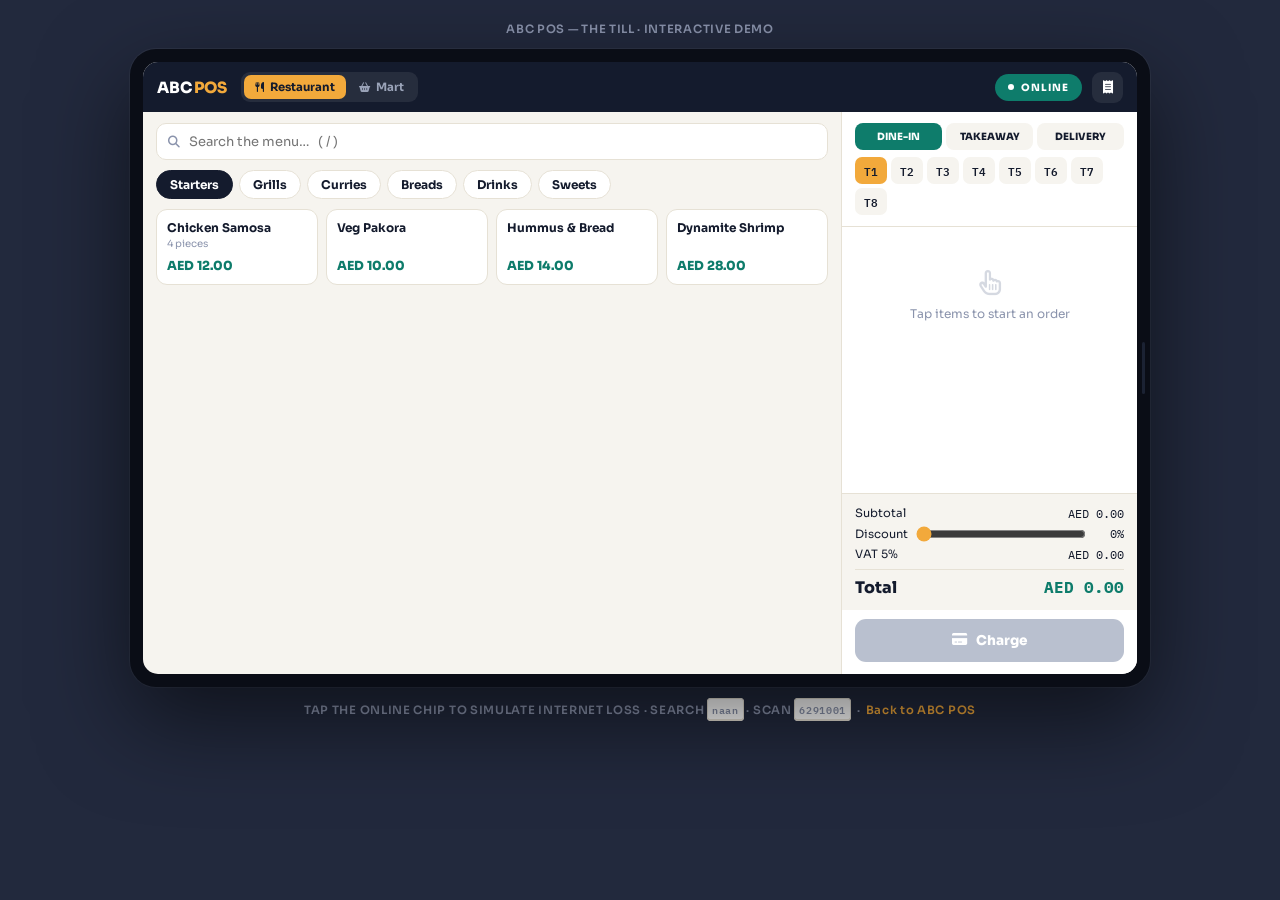
<file: app/pos/index.html>
<!DOCTYPE html>
<html lang="en">
<head>
<meta charset="UTF-8">
<meta name="viewport" content="width=device-width,initial-scale=1">
<title>ABC POS — The Till</title>
<link rel="preconnect" href="https://fonts.googleapis.com">
<link rel="preconnect" href="https://fonts.gstatic.com" crossorigin>
<link href="https://fonts.googleapis.com/css2?family=Sora:wght@400;600;700;800&family=IBM+Plex+Mono:wght@400;600&display=swap" rel="stylesheet">
<link rel="stylesheet" href="https://cdnjs.cloudflare.com/ajax/libs/font-awesome/6.5.2/css/all.min.css">
<style>
:root{
  --ink:#141B2D; --teal:#0E7C6B; --amber:#F2A93B; --paper:#F6F4EF;
  --line:#E6E1D5; --danger:#D4483B; --muted:#8A93AC;
}
*{margin:0;padding:0;box-sizing:border-box;-webkit-tap-highlight-color:transparent}
body{
  font-family:'Sora',system-ui,sans-serif; background:#22293D; min-height:100vh;
  display:flex; flex-direction:column; align-items:center; gap:13px; padding:22px 12px 34px;
}
.caption{color:#8A93AC; font-size:11.5px; font-weight:600; letter-spacing:.06em; text-align:center}
.caption a{color:var(--amber); text-decoration:none}
.fig{font-family:'IBM Plex Mono',monospace; font-variant-numeric:tabular-nums}

/* ---------- tablet frame ---------- */
.tablet{
  width:min(1020px,97vw); aspect-ratio:16/10; background:#0A0D16; border-radius:26px;
  padding:13px; box-shadow:0 34px 90px rgba(0,0,0,.55), 0 0 0 1px rgba(255,255,255,.05);
  position:relative;
}
.tablet::after{
  content:''; position:absolute; right:5px; top:50%; transform:translateY(-50%);
  width:3px; height:52px; background:#1B2233; border-radius:3px;
}
.screen{
  width:100%; height:100%; background:var(--paper); border-radius:15px;
  overflow:hidden; display:flex; flex-direction:column; position:relative;
}

/* ---------- top bar ---------- */
.bar{display:flex; align-items:center; gap:10px; padding:0 14px; height:50px; background:var(--ink); flex-shrink:0}
.brand{font-weight:800; color:#fff; font-size:15.5px; letter-spacing:-.01em}
.brand span{color:var(--amber)}
.mode{display:flex; background:rgba(255,255,255,.08); border-radius:9px; padding:3px; gap:2px; margin-left:4px}
.mode button{
  border:none; background:none; cursor:pointer; font-family:inherit; color:#9AA3B8;
  font-size:11.5px; font-weight:700; padding:5px 11px; border-radius:7px;
  display:flex; align-items:center; gap:6px; transition:background .15s,color .15s;
}
.mode button.on{background:var(--amber); color:var(--ink)}
.mode button i{font-size:10px}
.bar .sp{flex:1}
.qbadge{display:flex; align-items:center; gap:6px; background:rgba(242,169,59,.18); color:var(--amber); font-size:11px; font-weight:700; padding:5px 11px; border-radius:16px}
.net{
  display:flex; align-items:center; gap:7px; border:none; cursor:pointer; font-family:inherit;
  background:var(--teal); color:#fff; font-size:10px; font-weight:800; letter-spacing:.1em;
  padding:7px 13px; border-radius:16px; transition:background .2s;
}
.net.off{background:var(--danger)}
.net i.dot{width:6px; height:6px; border-radius:50%; background:#fff; display:block}
.net.off i.dot{animation:blink 1.5s infinite}
@keyframes blink{0%,100%{opacity:1}50%{opacity:.35}}
.iconbtn{border:none; background:rgba(255,255,255,.08); color:#fff; cursor:pointer; width:31px; height:31px; border-radius:9px; font-size:13px}
.iconbtn:hover{background:rgba(255,255,255,.16)}

/* ---------- body ---------- */
.body{flex:1; display:flex; min-height:0}
.left{flex:1; display:flex; flex-direction:column; min-width:0}

.tools{display:flex; gap:8px; padding:11px 13px 0; flex-shrink:0}
.srch{position:relative; flex:1; min-width:0}
.srch > i{position:absolute; left:12px; top:50%; transform:translateY(-50%); color:var(--muted); font-size:12px}
.srch input{
  width:100%; font-family:inherit; font-size:13px; padding:9px 30px 9px 32px;
  border:1.5px solid var(--line); border-radius:10px; background:#fff; color:var(--ink);
}
.srch input:focus{outline:none; border-color:var(--teal); box-shadow:0 0 0 3px rgba(14,124,107,.13)}
.srch .clr{position:absolute; right:7px; top:50%; transform:translateY(-50%); border:none; background:none; cursor:pointer; color:var(--muted); font-size:12px; padding:4px; display:none}
.srch .clr.show{display:block}
.scan{position:relative; width:196px; flex-shrink:0}
.scan i{position:absolute; left:11px; top:50%; transform:translateY(-50%); color:var(--amber); font-size:13px}
.scan input{
  width:100%; font-family:'IBM Plex Mono',monospace; font-size:12.5px; letter-spacing:.04em;
  padding:9px 10px 9px 31px; border:1.5px solid var(--line); border-radius:10px; background:#fff; color:var(--ink);
}
.scan input:focus{outline:none; border-color:var(--amber); box-shadow:0 0 0 3px rgba(242,169,59,.16)}
.kbd{font-family:'IBM Plex Mono',monospace; font-size:9.5px; background:#fff; border:1px solid var(--line); border-bottom-width:2px; border-radius:4px; padding:1px 4px; color:var(--muted)}

.cats{display:flex; gap:6px; padding:10px 13px; overflow-x:auto; scrollbar-width:none; flex-shrink:0}
.cats::-webkit-scrollbar{display:none}
.cat{
  border:1.5px solid var(--line); background:#fff; cursor:pointer; font-family:inherit;
  font-size:12px; font-weight:700; color:var(--ink); padding:6px 13px; border-radius:16px;
  white-space:nowrap; transition:background .15s,color .15s,border-color .15s;
}
.cat.on{background:var(--ink); color:#fff; border-color:var(--ink)}

.tiles{flex:1; overflow-y:auto; padding:0 13px 13px; display:grid; grid-template-columns:repeat(auto-fill,minmax(132px,1fr)); gap:8px; align-content:start}
.tile{
  border:1.5px solid var(--line); background:#fff; cursor:pointer; font-family:inherit;
  border-radius:11px; padding:10px; text-align:left; min-height:76px; position:relative;
  display:flex; flex-direction:column; justify-content:space-between;
  transition:transform .1s, border-color .15s, box-shadow .15s;
}
.tile:hover{border-color:var(--teal); box-shadow:0 2px 8px rgba(20,27,45,.08)}
.tile:active{transform:scale(.96)}
.tile .n{font-size:12px; font-weight:700; line-height:1.3; color:var(--ink)}
.tile .sub{font-size:10px; color:var(--muted); margin-top:1px}
.tile .p{font-size:12.5px; font-weight:800; color:var(--teal); margin-top:7px}
.tile .p small{font-weight:600; color:var(--muted); font-size:9.5px}
.tile .stk{position:absolute; top:7px; right:7px; font-family:'IBM Plex Mono',monospace; font-size:9px; font-weight:600; padding:1.5px 5px; border-radius:8px}
.stk.ok{background:rgba(14,124,107,.12); color:var(--teal)}
.stk.low{background:rgba(242,169,59,.2); color:#946012}
.stk.out{background:rgba(212,72,59,.13); color:var(--danger)}
.tile.out{opacity:.45; cursor:not-allowed}
.tile .scale{position:absolute; right:9px; bottom:9px; color:var(--amber); font-size:10px}
.tile mark{background:rgba(242,169,59,.45); color:inherit; border-radius:2px; padding:0 1px}
.none{grid-column:1/-1; text-align:center; padding:34px 16px; color:var(--muted)}
.none i{font-size:24px; display:block; margin-bottom:9px; opacity:.4}
.none p{font-size:12.5px}

/* ---------- cart ---------- */
.cart{width:296px; flex-shrink:0; background:#fff; border-left:1.5px solid var(--line); display:flex; flex-direction:column}
.chead{padding:11px 13px; border-bottom:1.5px solid var(--line)}
.seg{display:flex; gap:4px}
.seg button{flex:1; border:none; cursor:pointer; font-family:inherit; font-size:10px; font-weight:800; padding:7px 0; border-radius:8px; background:var(--paper); color:var(--ink); transition:background .15s,color .15s}
.seg button.on{background:var(--teal); color:#fff}
.tbls{display:flex; flex-wrap:wrap; gap:4px; margin-top:7px}
.tbls button{border:none; cursor:pointer; font-family:'IBM Plex Mono',monospace; font-size:10.5px; font-weight:600; padding:4px 9px; border-radius:7px; background:var(--paper); color:var(--ink)}
.tbls button.on{background:var(--amber)}
.lines{flex:1; overflow-y:auto; padding:4px 13px}
.line{display:flex; align-items:center; gap:7px; padding:8px 0; border-bottom:1px dashed var(--line)}
.line:last-child{border-bottom:none}
.line .nm{flex:1; min-width:0}
.line .nm b{font-size:12px; font-weight:700; display:block; color:var(--ink); line-height:1.3}
.line .nm span{font-family:'IBM Plex Mono',monospace; font-size:10px; color:var(--muted)}
.q{display:flex; align-items:center; gap:2px}
.q button{width:23px; height:23px; border:none; cursor:pointer; border-radius:7px; font-size:10px; display:grid; place-items:center}
.q .m{background:var(--paper); color:var(--ink)}
.q .p{background:var(--teal); color:#fff}
.q span{width:24px; text-align:center; font-family:'IBM Plex Mono',monospace; font-size:12px; font-weight:600}
.line .lt{font-family:'IBM Plex Mono',monospace; font-size:12px; width:56px; text-align:right; color:var(--ink)}
.empty{text-align:center; padding:40px 14px; color:var(--muted)}
.empty i{font-size:25px; display:block; margin-bottom:10px; opacity:.35}
.empty p{font-size:12px}
.sums{padding:10px 13px; border-top:1.5px solid var(--line); background:var(--paper)}
.sr{display:flex; justify-content:space-between; font-size:11.5px; padding:2px 0; color:var(--ink)}
.sr.tot{font-size:16px; font-weight:800; padding-top:7px; margin-top:5px; border-top:1px solid var(--line)}
.sr.tot .fig{color:var(--teal)}
.drow{display:flex; align-items:center; gap:8px; font-size:11.5px; padding:3px 0; color:var(--ink)}
.drow input{flex:1; accent-color:var(--amber)}
.charge{
  margin:9px 13px 12px; padding:13px; border:none; cursor:pointer; font-family:inherit;
  border-radius:11px; background:var(--teal); color:#fff; font-size:13.5px; font-weight:800;
  display:flex; align-items:center; justify-content:center; gap:9px; transition:background .15s;
}
.charge:hover:not(:disabled){background:#0C6B5C}
.charge:disabled{background:#B9C0CF; cursor:not-allowed}

/* ---------- overlays ---------- */
.veil{position:absolute; inset:0; background:rgba(20,27,45,.55); display:none; place-items:center; z-index:40; padding:18px}
.veil.open{display:grid}
.modal{background:#fff; border-radius:16px; padding:18px; width:min(320px,100%)}
.modal h3{font-size:14.5px; font-weight:800; color:var(--ink)}
.big{font-size:27px; font-weight:800; color:var(--teal); margin:5px 0 13px}
.fld{margin-top:11px}
.fld label{font-size:11px; font-weight:700; color:#5B6478; display:block; margin-bottom:4px}
.fld input{width:100%; font-family:'IBM Plex Mono',monospace; font-size:15px; padding:10px 12px; border:1.5px solid var(--line); border-radius:10px; background:var(--paper); color:var(--ink)}
.fld input:focus{outline:none; border-color:var(--teal)}
.quick{display:flex; gap:5px; margin-top:6px}
.quick button{flex:1; border:1.5px solid var(--line); background:#fff; cursor:pointer; font-family:'IBM Plex Mono',monospace; font-size:12px; padding:7px 0; border-radius:8px; color:var(--ink)}
.quick button:hover{border-color:var(--amber); background:rgba(242,169,59,.1)}
.acts{display:flex; gap:7px; margin-top:15px}
.acts button{flex:1; border:none; cursor:pointer; font-family:inherit; font-size:12.5px; font-weight:800; padding:11px; border-radius:10px}
.gh{background:var(--paper); color:var(--ink)}
.go{background:var(--teal); color:#fff}
.go:disabled{opacity:.4; cursor:not-allowed}
.amb{background:var(--amber); color:var(--ink)}

.receipt{
  width:224px; background:#fff; color:#111; padding:15px 13px 20px;
  font-family:'IBM Plex Mono',monospace; font-size:10px; line-height:1.62;
  box-shadow:0 14px 34px rgba(0,0,0,.35);
  clip-path:polygon(0 0,100% 0,100% calc(100% - 6px),95% 100%,90% calc(100% - 6px),85% 100%,
    80% calc(100% - 6px),75% 100%,70% calc(100% - 6px),65% 100%,60% calc(100% - 6px),55% 100%,
    50% calc(100% - 6px),45% 100%,40% calc(100% - 6px),35% 100%,30% calc(100% - 6px),25% 100%,
    20% calc(100% - 6px),15% 100%,10% calc(100% - 6px),5% 100%,0 calc(100% - 6px));
}
.receipt .c{text-align:center}
.receipt .b{font-family:'Sora',sans-serif; font-weight:800; font-size:12px}
.receipt .r{display:flex; justify-content:space-between; gap:8px}
.receipt .hr{border-top:1px dashed #BDB49F; margin:7px 0}
.receipt .qr{width:44px; height:44px; margin:9px auto 0; border:3px solid #111; background:repeating-conic-gradient(#111 0% 25%,#fff 0% 50%); background-size:7px 7px}
.receipt .mu{color:#8A7C63}

.drawer{
  position:absolute; top:0; right:0; bottom:0; width:min(330px,86%); background:var(--paper);
  border-left:1.5px solid var(--line); transform:translateX(101%);
  transition:transform .26s cubic-bezier(.22,1,.36,1); z-index:45; display:flex; flex-direction:column;
}
.drawer.open{transform:none}
.dhead{display:flex; align-items:center; gap:9px; padding:13px; border-bottom:1.5px solid var(--line)}
.dhead h3{font-size:13.5px; font-weight:800; color:var(--ink); flex:1}
.dbody{flex:1; overflow-y:auto; padding:11px 13px 20px}
.oc{background:#fff; border:1.5px solid var(--line); border-radius:10px; padding:9px 11px; display:flex; align-items:center; gap:8px; margin-bottom:6px}
.oc b{font-family:'IBM Plex Mono',monospace; font-size:11.5px; color:var(--ink)}
.oc .mt{font-size:10px; color:var(--muted); flex:1}
.tag{font-size:9px; font-weight:800; padding:2.5px 7px; border-radius:10px}
.tag.s{background:rgba(14,124,107,.13); color:var(--teal)}
.tag.p{background:rgba(242,169,59,.22); color:#946012}

.toast{
  position:absolute; left:50%; bottom:16px; transform:translateX(-50%) translateY(60px);
  background:var(--ink); color:#fff; font-size:11.5px; font-weight:600; padding:9px 16px;
  border-radius:9px; z-index:60; transition:transform .24s; white-space:nowrap; max-width:90%;
}
.toast.show{transform:translateX(-50%) translateY(0)}

@media(max-width:820px){
  .tablet{aspect-ratio:auto; height:90vh}
  .cart{width:240px}
  .scan{width:150px}
}
@media(prefers-reduced-motion:reduce){*{transition:none!important;animation:none!important}}
</style>
</head>
<body>

<div class="caption">ABC POS — THE TILL · INTERACTIVE DEMO</div>

<div class="tablet"><div class="screen">

  <div class="bar">
    <span class="brand">ABC<span> POS</span></span>
    <div class="mode">
      <button id="mR" class="on" onclick="setMode('RESTAURANT')"><i class="fa-solid fa-utensils"></i> Restaurant</button>
      <button id="mG" onclick="setMode('GROCERY')"><i class="fa-solid fa-basket-shopping"></i> Mart</button>
    </div>
    <span class="sp"></span>
    <span class="qbadge" id="qb" style="display:none"><i class="fa-solid fa-clock-rotate-left"></i> <span id="qn">0</span></span>
    <button class="net" id="net" onclick="toggleNet()"><i class="dot"></i><span id="netT">ONLINE</span></button>
    <button class="iconbtn" onclick="openDrawer()" title="Today's orders"><i class="fa-solid fa-receipt"></i></button>
  </div>

  <div class="body">
    <div class="left">
      <div class="tools">
        <div class="srch">
          <i class="fa-solid fa-magnifying-glass"></i>
          <input id="q" placeholder="Search products by name…   ( / )" autocomplete="off" oninput="onSearch()">
          <button class="clr" id="clr" onclick="clearSearch()"><i class="fa-solid fa-xmark"></i></button>
        </div>
        <div class="scan" id="scanBox">
          <i class="fa-solid fa-barcode"></i>
          <input id="bc" placeholder="Scan barcode" autocomplete="off">
        </div>
      </div>

      <div class="cats" id="cats"></div>
      <div class="tiles" id="tiles"></div>
    </div>

    <div class="cart">
      <div class="chead">
        <div class="seg" id="types">
          <button class="on" onclick="setType('DINE-IN',this)">DINE-IN</button>
          <button onclick="setType('TAKEAWAY',this)">TAKEAWAY</button>
          <button onclick="setType('DELIVERY',this)">DELIVERY</button>
        </div>
        <div class="tbls" id="tbls"></div>
      </div>

      <div class="lines" id="lines"></div>

      <div class="sums">
        <div class="sr"><span>Subtotal</span><span class="fig" id="sub">AED 0.00</span></div>
        <div class="drow">
          <span>Discount</span>
          <input type="range" id="disc" min="0" max="30" step="5" value="0" oninput="render()">
          <span class="fig" id="discL" style="width:30px;text-align:right">0%</span>
        </div>
        <div class="sr"><span>VAT 5%</span><span class="fig" id="vat">AED 0.00</span></div>
        <div class="sr tot"><span>Total</span><span class="fig" id="tot">AED 0.00</span></div>
      </div>

      <button class="charge" id="charge" disabled onclick="openPay()">
        <i class="fa-solid fa-credit-card"></i><span id="chT">Charge</span>
      </button>
    </div>
  </div>

  <!-- weigh -->
  <div class="veil" id="wVeil">
    <div class="modal">
      <h3 id="wName">Weigh item</h3>
      <p style="font-size:11.5px;color:var(--muted);margin-top:2px" id="wRate"></p>
      <div class="fld">
        <label for="wKg">Weight from scale (kg)</label>
        <input id="wKg" type="number" step="0.001" min="0" placeholder="0.000" oninput="wCalc()">
      </div>
      <div class="quick">
        <button onclick="setKg(.25)">0.25</button><button onclick="setKg(.5)">0.5</button>
        <button onclick="setKg(1)">1.0</button><button onclick="setKg(2)">2.0</button>
      </div>
      <p class="fig" id="wTot" style="margin-top:11px;font-size:15px;font-weight:700;color:var(--teal)">AED 0.00</p>
      <div class="acts">
        <button class="gh" onclick="close_('wVeil')">Cancel</button>
        <button class="go" id="wAdd" onclick="addWeighed()" disabled>Add</button>
      </div>
    </div>
  </div>

  <!-- pay -->
  <div class="veil" id="pVeil">
    <div class="modal">
      <h3>Take payment</h3>
      <div class="big fig" id="pAmt">AED 0.00</div>
      <div class="seg">
        <button id="pmC" class="on" onclick="setPay('CASH')">CASH</button>
        <button id="pmK" onclick="setPay('CARD')">CARD</button>
      </div>
      <div id="cashA">
        <div class="fld">
          <label for="tend">Amount received</label>
          <input id="tend" type="number" step="0.01" placeholder="0.00" oninput="pCalc()">
        </div>
        <div class="quick" id="quick"></div>
        <p class="fig" id="chg" style="margin-top:10px;font-size:13px;font-weight:700;color:var(--teal);display:none"></p>
      </div>
      <div class="acts">
        <button class="gh" onclick="close_('pVeil')">Cancel</button>
        <button class="go" id="pGo" onclick="complete()" disabled>Complete</button>
      </div>
    </div>
  </div>

  <!-- receipt -->
  <div class="veil" id="rVeil">
    <div style="display:flex;flex-direction:column;align-items:center;gap:11px;max-height:94%;overflow:auto">
      <div class="receipt" id="rc"></div>
      <div style="display:flex;gap:7px">
        <button class="gh" style="border:none;cursor:pointer;font-family:inherit;font-size:12px;font-weight:800;padding:9px 16px;border-radius:9px" onclick="close_('rVeil')">Close</button>
        <button class="amb" style="border:none;cursor:pointer;font-family:inherit;font-size:12px;font-weight:800;padding:9px 16px;border-radius:9px" onclick="printRc()"><i class="fa-solid fa-print"></i> Print</button>
      </div>
    </div>
  </div>

  <!-- orders -->
  <div class="drawer" id="drawer">
    <div class="dhead">
      <h3>Today's orders</h3>
      <button class="iconbtn" style="background:var(--line);color:var(--ink)" onclick="closeDrawer()"><i class="fa-solid fa-xmark"></i></button>
    </div>
    <div class="dbody" id="dbody"></div>
  </div>

  <div class="toast" id="toast"></div>
</div></div>

<div class="caption">
  TAP THE ONLINE CHIP TO SIMULATE INTERNET LOSS · SEARCH <span class="kbd">naan</span> · SCAN <span class="kbd">6291001</span>
  &nbsp;·&nbsp; <a href="../../">Back to ABC POS</a>
</div>

<script>
/* ====================== catalog ====================== */
const MENU = {
  RESTAURANT:{ name:'AL NOOR RESTAURANT', outlet:'Al Muntasir Rd · Ras Al Khaimah', groups:{
    Starters:[{id:101,n:'Chicken Samosa',s:'4 pieces',p:12},{id:102,n:'Veg Pakora',p:10},
              {id:103,n:'Hummus & Bread',p:14},{id:104,n:'Dynamite Shrimp',p:28}],
    Grills:[{id:201,n:'Chicken Tikka',p:32},{id:202,n:'Seekh Kebab',p:30},
            {id:203,n:'Mixed Grill Platter',p:68},{id:204,n:'Lamb Chops',p:58}],
    Curries:[{id:301,n:'Butter Chicken',p:36},{id:302,n:'Karahi Chicken',s:'Half',p:42},
             {id:303,n:'Daal Makhani',p:24},{id:304,n:'Palak Paneer',p:26}],
    Breads:[{id:401,n:'Butter Naan',p:5},{id:402,n:'Garlic Naan',p:6},
            {id:403,n:'Tandoori Roti',p:3},{id:404,n:'Cheese Naan',p:9}],
    Drinks:[{id:501,n:'Karak Chai',p:4},{id:502,n:'Fresh Lime Mint',p:12},
            {id:503,n:'Mango Lassi',p:14},{id:504,n:'Water 500ml',p:2}],
    Sweets:[{id:601,n:'Gulab Jamun',s:'2 pieces',p:10},{id:602,n:'Kunafa Slice',p:18}],
  }},
  GROCERY:{ name:'DAILY MART', outlet:'Al Nakheel Branch · Ras Al Khaimah', groups:{
    Produce:[{id:1101,n:'Bananas',b:'2000011',p:6.5,w:1,u:'kg',st:42.5},
             {id:1102,n:'Tomatoes',b:'2000012',p:8,w:1,u:'kg',st:28},
             {id:1103,n:'Cucumber',b:'2000013',p:5.5,w:1,u:'kg',st:16.4},
             {id:1104,n:'Red Onion',b:'2000014',p:4.75,w:1,u:'kg',st:61.2}],
    Dairy:[{id:1201,n:'Al Ain Milk 1L',b:'6291001',p:7.25,st:48},
           {id:1202,n:'Laban 1L',b:'6291002',p:6,st:31},
           {id:1203,n:'Greek Yoghurt 500g',b:'6291003',p:12.5,st:7},
           {id:1204,n:'Halloumi 250g',b:'6291004',p:18.75,st:0}],
    Bakery:[{id:1301,n:'Arabic Bread 5pc',b:'6291101',p:3.5,st:64},
            {id:1302,n:'Croissant',b:'6291102',p:4.25,st:22},
            {id:1303,n:'Brown Loaf',b:'6291103',p:9,st:11}],
    Pantry:[{id:1401,n:'Basmati Rice 5kg',b:'6291201',p:38,st:19},
            {id:1402,n:'Sunflower Oil 1.8L',b:'6291202',p:21.5,st:26},
            {id:1403,n:'Lentils 1kg',b:'6291203',p:9.75,st:5},
            {id:1404,n:'Sugar 2kg',b:'6291204',p:11,st:33}],
    Drinks:[{id:1501,n:'Water 6x1.5L',b:'6291301',p:10.5,st:57},
            {id:1502,n:'Cola 330ml',b:'6291302',p:2.5,st:120},
            {id:1503,n:'Orange Juice 1L',b:'6291303',p:13,st:14}],
    Household:[{id:1601,n:'Dish Soap 750ml',b:'6291401',p:14.25,st:18},
               {id:1602,n:'Kitchen Roll 4pc',b:'6291402',p:16,st:9}],
  }}
};
const CAP={RESTAURANT:{tables:1,types:1,scan:0,stock:0}, GROCERY:{tables:0,types:0,scan:1,stock:1}};
const TABLES=['T1','T2','T3','T4','T5','T6','T7','T8'];
const VAT=.05;

let mode='RESTAURANT', cat=null, query='', cart=[], type='DINE-IN', table='T1';
let online=true, orders=[], seq=0, pay='CASH', wItem=null;

const $=s=>document.querySelector(s);
const money=n=>'AED '+Number(n).toLocaleString('en-AE',{minimumFractionDigits:2,maximumFractionDigits:2});
const cap=()=>CAP[mode];
const allItems=()=>Object.entries(MENU[mode].groups).flatMap(([g,arr])=>arr.map(i=>({...i,g})));

/* ====================== search ======================
   Matches product name first, then barcode, then category —
   so "naan" finds all four breads, and "62910" narrows by code. */
function onSearch(){
  query=$('#q').value.trim();
  $('#clr').classList.toggle('show',!!query);
  render();
}
function clearSearch(){ $('#q').value=''; query=''; $('#clr').classList.remove('show'); render(); }
function matches(){
  const t=query.toLowerCase();
  const score=i=>{
    const n=i.n.toLowerCase();
    if(n.startsWith(t)) return 0;          // best: name starts with the term
    if(n.includes(t))   return 1;
    if(i.b&&i.b.includes(t)) return 2;
    if(i.g.toLowerCase().includes(t)) return 3;
    return 9;
  };
  return allItems().map(i=>({i,s:score(i)})).filter(x=>x.s<9)
                   .sort((a,b)=>a.s-b.s).map(x=>x.i);
}
function hl(name){
  if(!query) return name;
  const i=name.toLowerCase().indexOf(query.toLowerCase());
  if(i<0) return name;
  return name.slice(0,i)+'<mark>'+name.slice(i,i+query.length)+'</mark>'+name.slice(i+query.length);
}

/* ====================== mode ====================== */
function setMode(m){
  mode=m; cart=[]; cat=Object.keys(MENU[m].groups)[0];
  $('#q').value=''; query=''; $('#clr').classList.remove('show');
  $('#mR').classList.toggle('on',m==='RESTAURANT');
  $('#mG').classList.toggle('on',m==='GROCERY');
  $('#scanBox').style.display=cap().scan?'block':'none';
  $('#types').style.display=cap().types?'flex':'none';
  $('#q').placeholder = cap().scan ? 'Search products by name…   ( / )' : 'Search the menu…   ( / )';
  render();
}
function setType(t,el){
  type=t; document.querySelectorAll('#types button').forEach(b=>b.classList.remove('on')); el.classList.add('on');
  render();
}

/* ====================== render ====================== */
function stk(i){
  if(!cap().stock||i.st===undefined) return '';
  if(i.st<=0) return '<span class="stk out">OUT</span>';
  if(i.st<=10) return `<span class="stk low">${i.st}</span>`;
  return `<span class="stk ok">${i.st}</span>`;
}
function render(){
  const gs=Object.keys(MENU[mode].groups);
  $('#cats').style.display=query?'none':'flex';
  $('#cats').innerHTML=gs.map(g=>`<button class="cat ${g===cat?'on':''}" onclick="cat='${g}';render()">${g}</button>`).join('');

  const list = query ? matches() : (MENU[mode].groups[cat]||[]).map(i=>({...i,g:cat}));
  $('#tiles').innerHTML = list.length ? list.map(i=>{
    const out=cap().stock&&i.st!==undefined&&i.st<=0;
    return `<button class="tile ${out?'out':''}" ${out?'disabled':''} onclick="pick(${i.id})">
      ${stk(i)}
      <div>
        <div class="n">${hl(i.n)}</div>
        ${query?`<div class="sub">${i.g}</div>`:(i.s?`<div class="sub">${i.s}</div>`:'')}
        ${i.b?`<div class="sub" style="font-family:'IBM Plex Mono',monospace">${i.b}</div>`:''}
      </div>
      <div class="p">${money(i.p)}${i.w?'<small> /kg</small>':''}</div>
      ${i.w?'<i class="fa-solid fa-scale-balanced scale"></i>':''}
    </button>`;
  }).join('') : `<div class="none"><i class="fa-regular fa-face-frown"></i><p>Nothing matches “${query}”</p></div>`;

  $('#lines').innerHTML = cart.length ? cart.map((l,x)=>`
    <div class="line">
      <div class="nm"><b>${l.n}</b><span>${l.w?l.q.toFixed(3)+' kg × '+money(l.p):money(l.p)}</span></div>
      ${l.w?'':`<div class="q">
        <button class="m" onclick="chg(${x},-1)"><i class="fa-solid fa-minus"></i></button>
        <span>${l.q}</span>
        <button class="p" onclick="chg(${x},1)"><i class="fa-solid fa-plus"></i></button></div>`}
      <div class="lt">${money(l.p*l.q)}</div>
      ${l.w?`<button class="q m" style="width:23px;height:23px;border-radius:7px" onclick="cart.splice(${x},1);render()"><i class="fa-solid fa-xmark"></i></button>`:''}
    </div>`).join('')
    : `<div class="empty"><i class="fa-regular fa-${cap().scan?'hand-point-up':'hand-pointer'}"></i><p>${cap().scan?'Scan, search or tap a product':'Tap items to start an order'}</p></div>`;

  const s=sums();
  $('#sub').textContent=money(s.sub); $('#vat').textContent=money(s.vat); $('#tot').textContent=money(s.tot);
  $('#discL').textContent=$('#disc').value+'%';
  $('#charge').disabled=!cart.length;
  $('#chT').textContent=cart.length?'Charge '+money(s.tot):'Charge';
  $('#tbls').innerHTML=TABLES.map(t=>`<button class="${t===table?'on':''}" onclick="table='${t}';render()">${t}</button>`).join('');
  $('#tbls').style.display=(cap().tables&&type==='DINE-IN')?'flex':'none';
  const p=orders.filter(o=>o.st==='PENDING').length;
  $('#qb').style.display=p?'flex':'none'; $('#qn').textContent=p;
}

/* ====================== cart ====================== */
function pick(id){
  const i=allItems().find(x=>x.id===id); if(!i) return;
  if(i.w){ openWeigh(i); return; }
  add(i,1); if(query) toast(i.n+' added');
}
function add(i,q){
  const f=cart.find(l=>l.id===i.id&&!l.w);
  if(f&&!i.w) f.q+=q; else cart.push({id:i.id,n:i.n,p:i.p,q,w:i.w,u:i.u});
  render();
}
function chg(x,d){ const l=cart[x]; l.q=Math.round((l.q+d)*1000)/1000; if(l.q<=0)cart.splice(x,1); render(); }
function sums(){
  const sub=cart.reduce((a,l)=>a+l.p*l.q,0), pc=+$('#disc').value, d=sub*pc/100, v=(sub-d)*VAT;
  return {sub,pc,d,vat:v,tot:sub-d+v};
}

/* ====================== weighed ====================== */
function openWeigh(i){
  wItem=i; $('#wName').textContent=i.n;
  $('#wRate').textContent=money(i.p)+' per kg'+(i.st!==undefined?` · ${i.st} kg in stock`:'');
  $('#wKg').value=''; $('#wTot').textContent=money(0); $('#wAdd').disabled=true;
  $('#wVeil').classList.add('open'); setTimeout(()=>$('#wKg').focus(),50);
}
function setKg(k){ $('#wKg').value=k.toFixed(3); wCalc(); }
function wCalc(){ const k=parseFloat($('#wKg').value)||0; $('#wTot').textContent=money(k*wItem.p); $('#wAdd').disabled=k<=0; }
function addWeighed(){
  const k=parseFloat($('#wKg').value)||0; if(k<=0)return;
  add(wItem,k); close_('wVeil'); toast(`${wItem.n} — ${k.toFixed(3)} kg`);
}

/* ====================== barcode ====================== */
$('#bc').addEventListener('keydown',e=>{
  if(e.key!=='Enter')return;
  const c=e.target.value.trim(); e.target.value=''; if(!c)return;
  const i=allItems().find(x=>x.b===c);
  if(!i){ toast('No product with barcode '+c); return; }
  if(cap().stock&&i.st<=0){ toast(i.n+' is out of stock'); return; }
  if(i.w){ openWeigh(i); return; }
  add(i,1); toast(i.n+' added');
});

/* ====================== network ====================== */
function toggleNet(){
  online=!online;
  $('#net').classList.toggle('off',!online); $('#netT').textContent=online?'ONLINE':'OFFLINE';
  if(online) drain(); else toast('Offline — sales will queue on this device');
}
function drain(){
  const p=orders.filter(o=>o.st==='PENDING'); if(!p.length)return;
  let i=0;
  const t=setInterval(()=>{
    if(i>=p.length||!online){ clearInterval(t); if(i) toast(i+' order'+(i>1?'s':'')+' synced'); render(); dRender(); return; }
    p[i].st='SYNCED'; i++; render(); dRender();
  },520);
}

/* ====================== payment ====================== */
function openPay(){
  pay='CASH'; setPay('CASH'); $('#tend').value=''; $('#chg').style.display='none'; $('#pGo').disabled=true;
  const s=sums(); $('#pAmt').textContent=money(s.tot);
  $('#quick').innerHTML=[...new Set([Math.ceil(s.tot/10)*10,Math.ceil(s.tot/50)*50,Math.ceil(s.tot/100)*100])]
    .map(v=>`<button onclick="document.querySelector('#tend').value=${v};pCalc()">${v}</button>`).join('');
  $('#pVeil').classList.add('open'); setTimeout(()=>$('#tend').focus(),50);
}
function setPay(m){
  pay=m; $('#pmC').classList.toggle('on',m==='CASH'); $('#pmK').classList.toggle('on',m==='CARD');
  $('#cashA').style.display=m==='CASH'?'block':'none';
  $('#pGo').disabled = m==='CASH' ? (parseFloat($('#tend').value)||0)<sums().tot : false;
}
function pCalc(){
  const s=sums(), t=parseFloat($('#tend').value)||0, ok=t>=s.tot;
  $('#pGo').disabled=!ok; $('#chg').style.display=ok?'block':'none';
  if(ok)$('#chg').textContent='Change due '+money(t-s.tot);
}
function complete(){
  const s=sums(), t=pay==='CASH'?(parseFloat($('#tend').value)||0):s.tot;
  const o={no:String(++seq).padStart(4,'0'),mode,
    type:cap().types?type:'COUNTER', table:(cap().tables&&type==='DINE-IN')?table:null,
    lines:cart.map(l=>({...l})), ...s, pay, tend:t, chg:t-s.tot,
    st:online?'SYNCED':'PENDING', time:new Date().toLocaleTimeString('en-AE',{hour:'2-digit',minute:'2-digit'})};
  orders.unshift(o); cart=[]; $('#disc').value=0;
  close_('pVeil'); render(); dRender(); showRc(o);
  if(!online) toast('Saved on device — will sync when back online');
}

/* ====================== receipt ====================== */
function showRc(o){
  const b=MENU[o.mode];
  $('#rc').innerHTML=`
    <div class="c b">${b.name}</div>
    <div class="c mu">${b.outlet}</div>
    <div class="c mu">TRN 100234567800003</div>
    <div class="hr"></div>
    <div class="r"><span>#${o.no}</span><span>${o.type}${o.table?' · '+o.table:''}</span></div>
    <div class="r mu"><span>${o.time}</span><span>${o.st}</span></div>
    <div class="hr"></div>
    ${o.lines.map(l=>`<div class="r"><span>${l.w?l.q.toFixed(3)+'kg':l.q+' ×'} ${l.n}</span><span>${(l.p*l.q).toFixed(2)}</span></div>`).join('')}
    <div class="hr"></div>
    <div class="r"><span>Subtotal</span><span>${o.sub.toFixed(2)}</span></div>
    ${o.d>0?`<div class="r"><span>Discount ${o.pc}%</span><span>-${o.d.toFixed(2)}</span></div>`:''}
    <div class="r"><span>VAT 5%</span><span>${o.vat.toFixed(2)}</span></div>
    <div class="r" style="font-weight:600;font-size:12px"><span>TOTAL</span><span>${o.tot.toFixed(2)}</span></div>
    <div class="hr"></div>
    <div class="r"><span>${o.pay}</span><span>${o.tend.toFixed(2)}</span></div>
    ${o.pay==='CASH'?`<div class="r"><span>Change</span><span>${o.chg.toFixed(2)}</span></div>`:''}
    <div class="qr"></div>
    <div class="c mu" style="margin-top:6px">Shukran — please visit again</div>`;
  $('#rVeil').classList.add('open');
}
function printRc(){ close_('rVeil'); toast('Sent to the thermal printer'); }

/* ====================== drawer + misc ====================== */
function openDrawer(){ dRender(); $('#drawer').classList.add('open'); }
function closeDrawer(){ $('#drawer').classList.remove('open'); }
function dRender(){
  if(!orders.length){ $('#dbody').innerHTML='<div class="empty"><i class="fa-regular fa-receipt"></i><p>No sales yet today</p></div>'; return; }
  const tk=orders.reduce((a,o)=>a+o.tot,0);
  $('#dbody').innerHTML=`<div style="display:flex;gap:16px;background:#fff;border:1.5px solid var(--line);border-radius:10px;padding:10px 12px;margin-bottom:9px">
      <div><div style="font-size:9.5px;color:var(--muted);font-weight:700">TAKEN</div><div class="fig" style="font-size:15px;font-weight:800">${money(tk)}</div></div>
      <div><div style="font-size:9.5px;color:var(--muted);font-weight:700">SALES</div><div class="fig" style="font-size:15px;font-weight:800">${orders.length}</div></div>
    </div>`+
    orders.map(o=>`<div class="oc"><b>#${o.no}</b>
      <span class="mt">${o.type}${o.table?' · '+o.table:''} · ${o.pay} · ${o.time}</span>
      <span class="fig" style="font-size:11.5px;font-weight:700">${money(o.tot)}</span>
      <span class="tag ${o.st==='SYNCED'?'s':'p'}">${o.st}</span></div>`).join('');
}
function close_(id){ document.querySelector('#'+id).classList.remove('open'); }
document.querySelectorAll('.veil').forEach(v=>v.addEventListener('click',e=>{ if(e.target===v)v.classList.remove('open'); }));

let tT;
function toast(m){ const el=$('#toast'); el.textContent=m; el.classList.add('show'); clearTimeout(tT); tT=setTimeout(()=>el.classList.remove('show'),2400); }

addEventListener('keydown',e=>{
  if(e.key==='/' && document.activeElement.tagName!=='INPUT'){ e.preventDefault(); $('#q').focus(); }
  if(e.key==='Escape'){ document.querySelectorAll('.veil').forEach(v=>v.classList.remove('open')); closeDrawer(); if(query) clearSearch(); }
});

setMode('RESTAURANT');
</script>
</body>
</html>
</file>
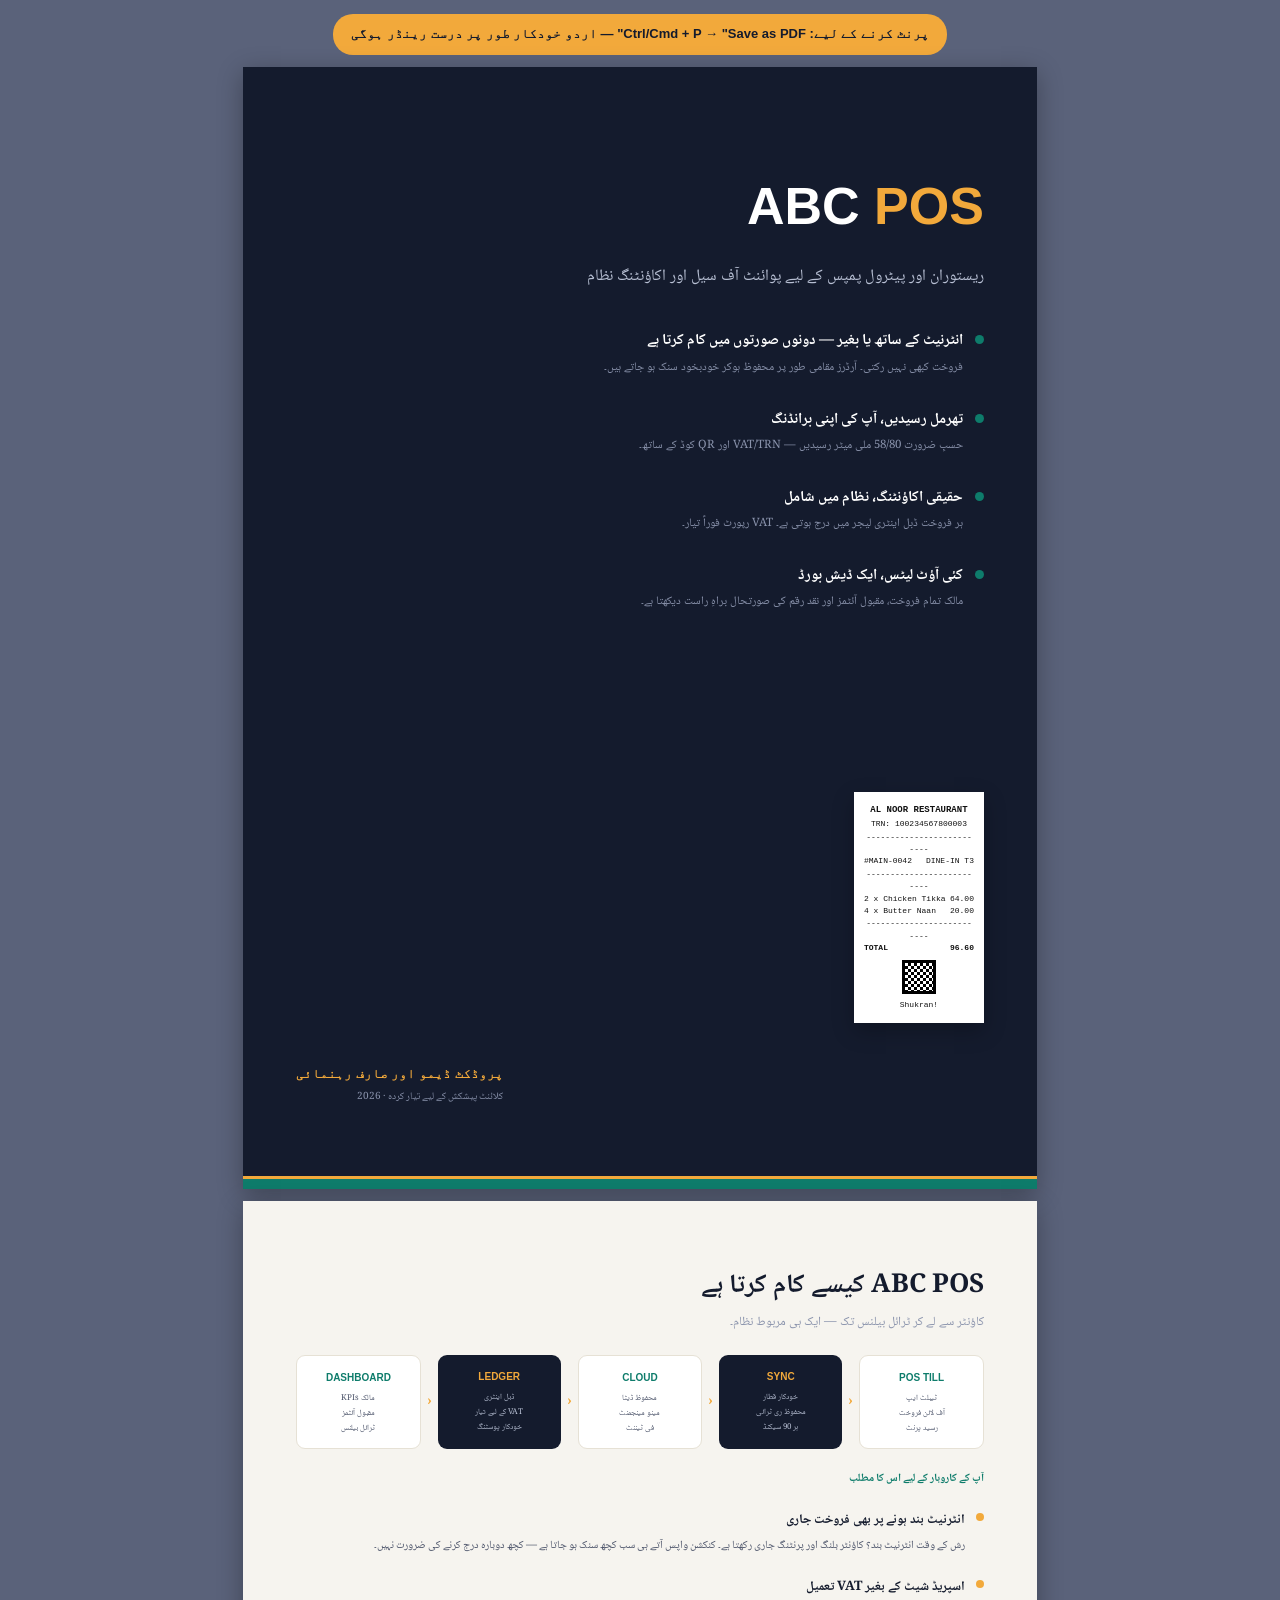
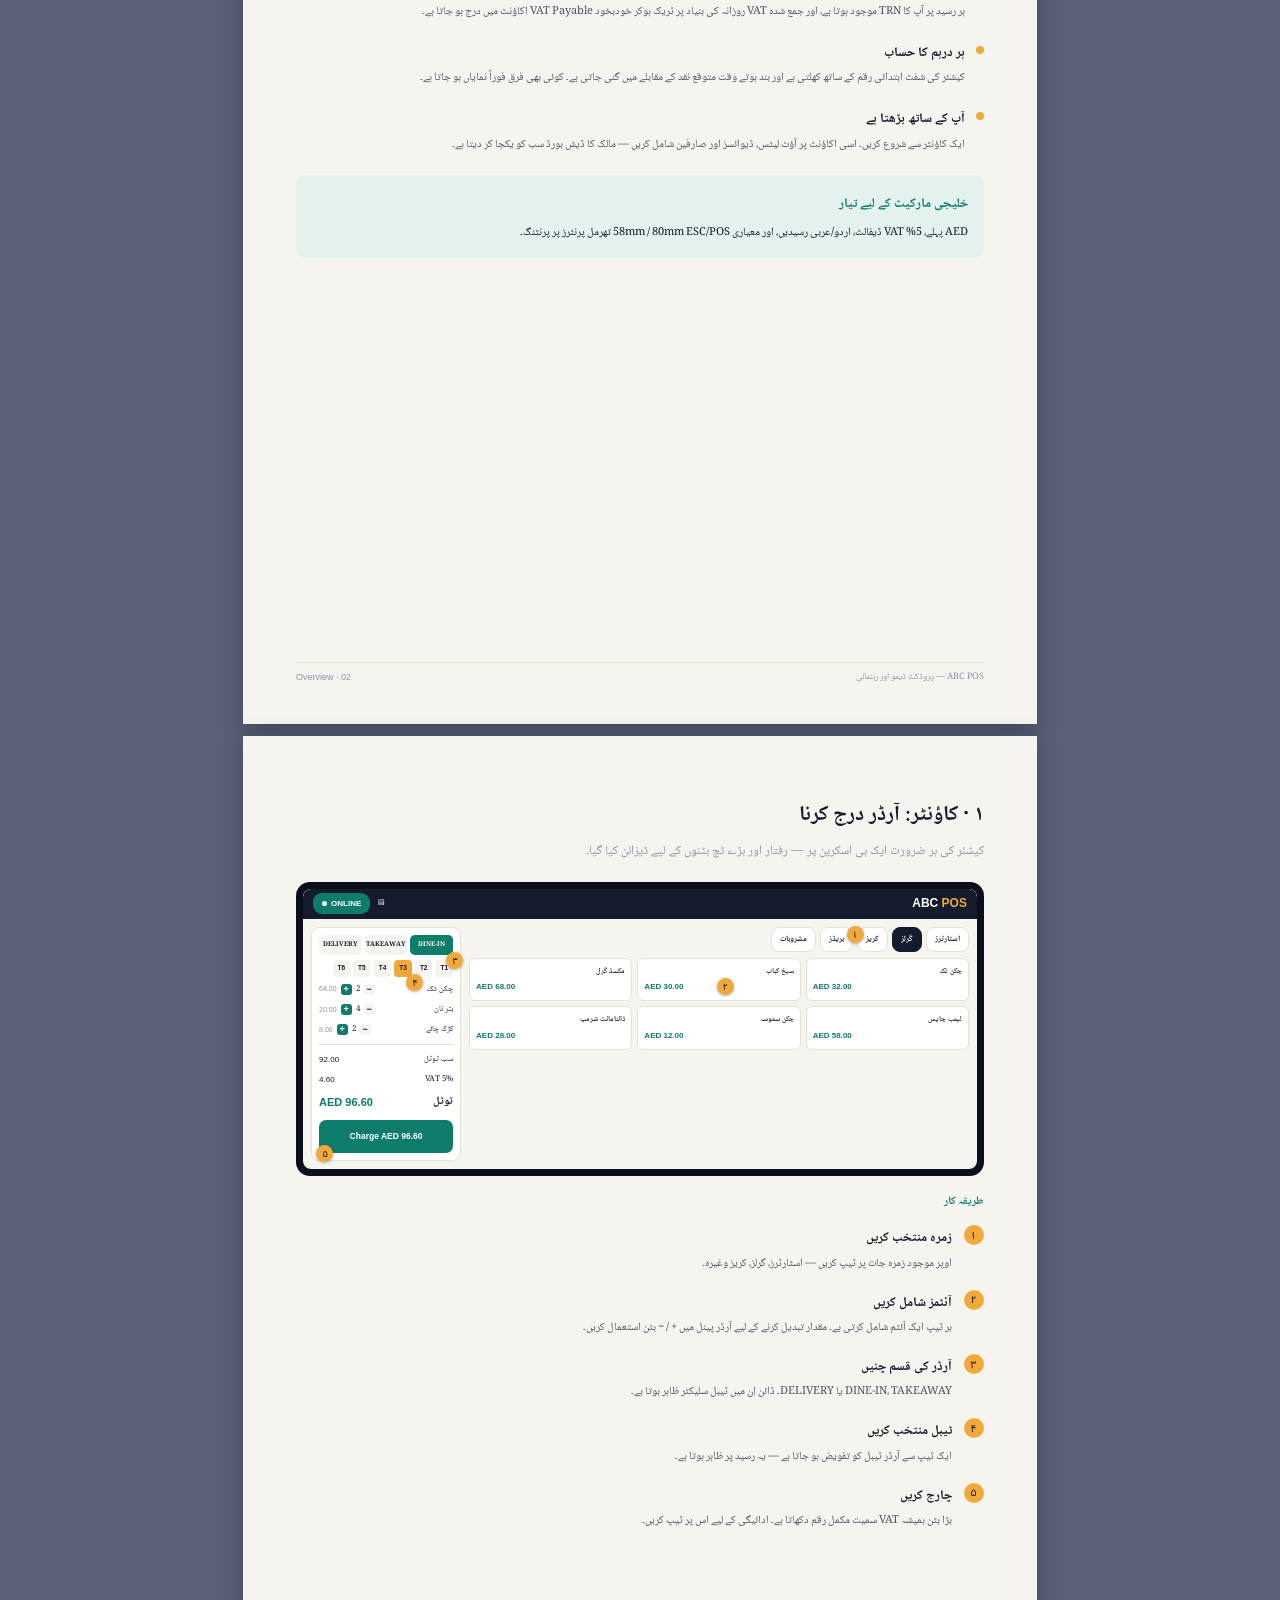
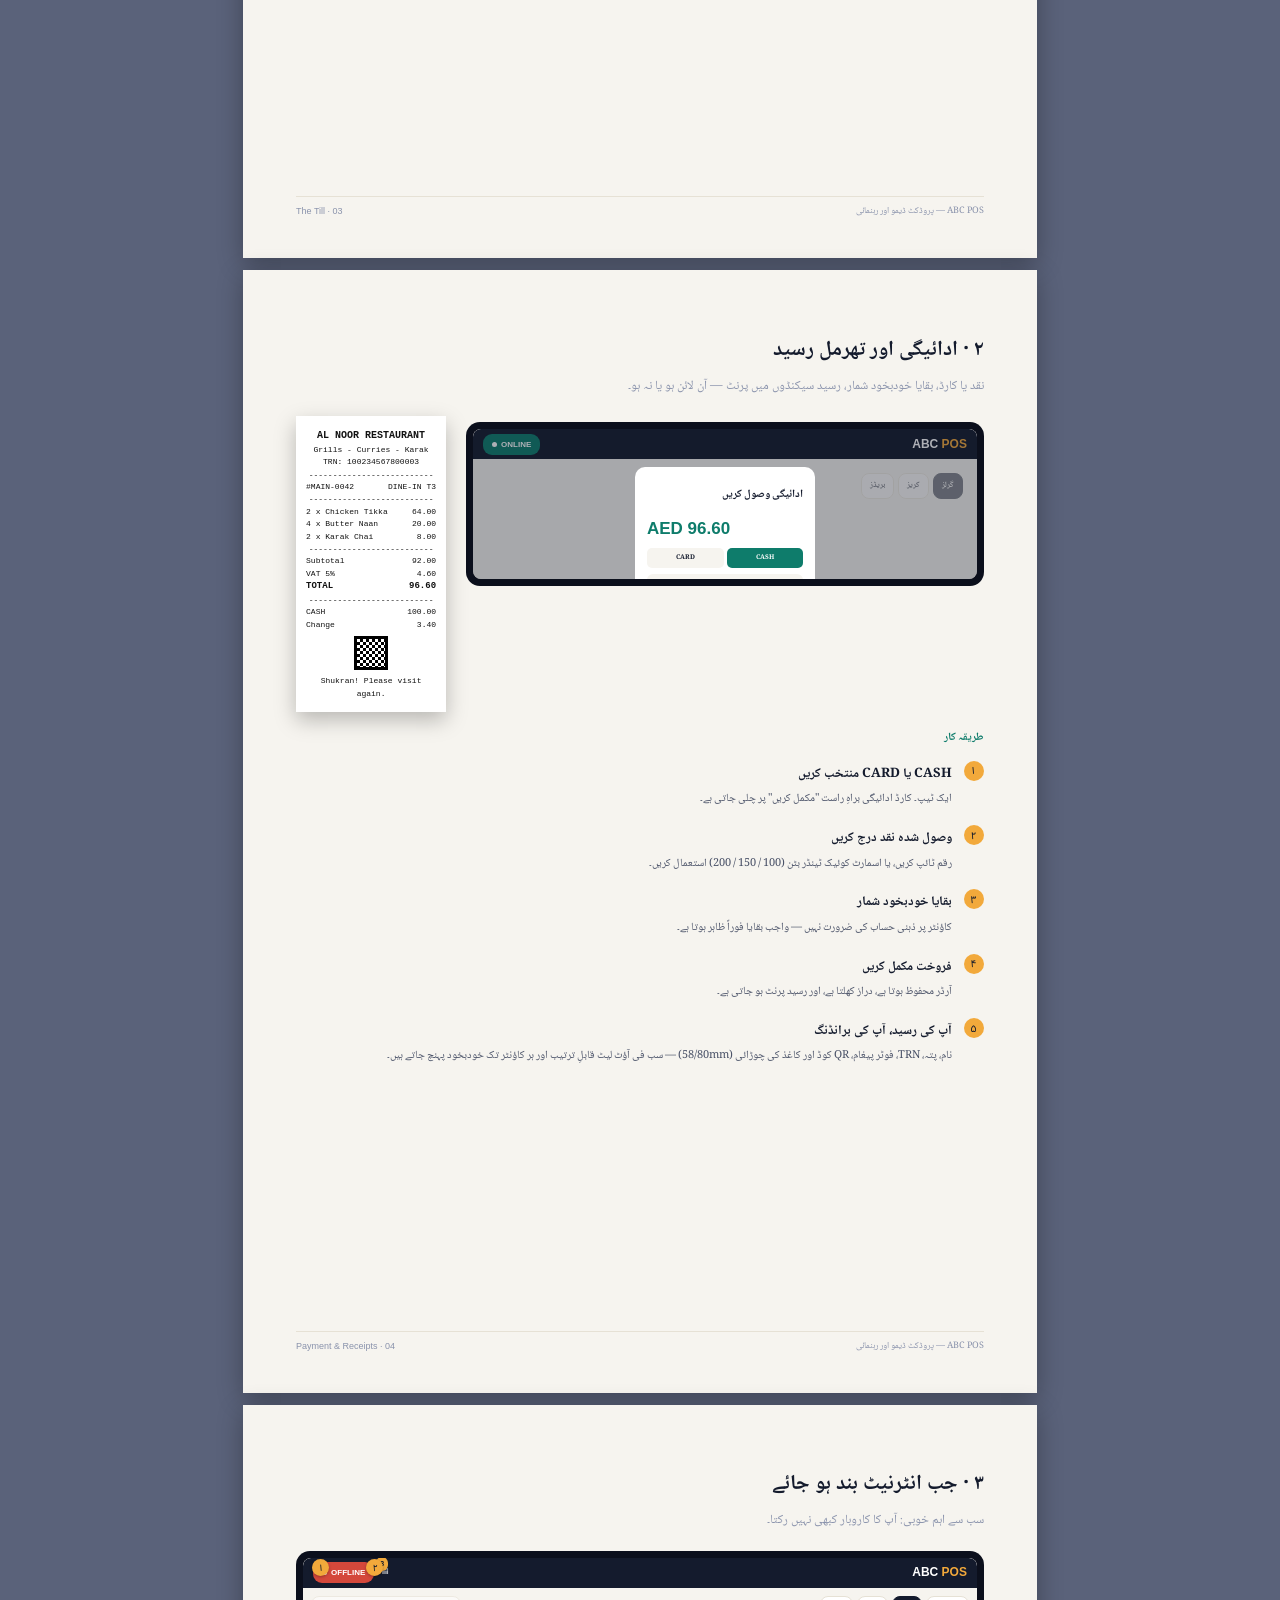
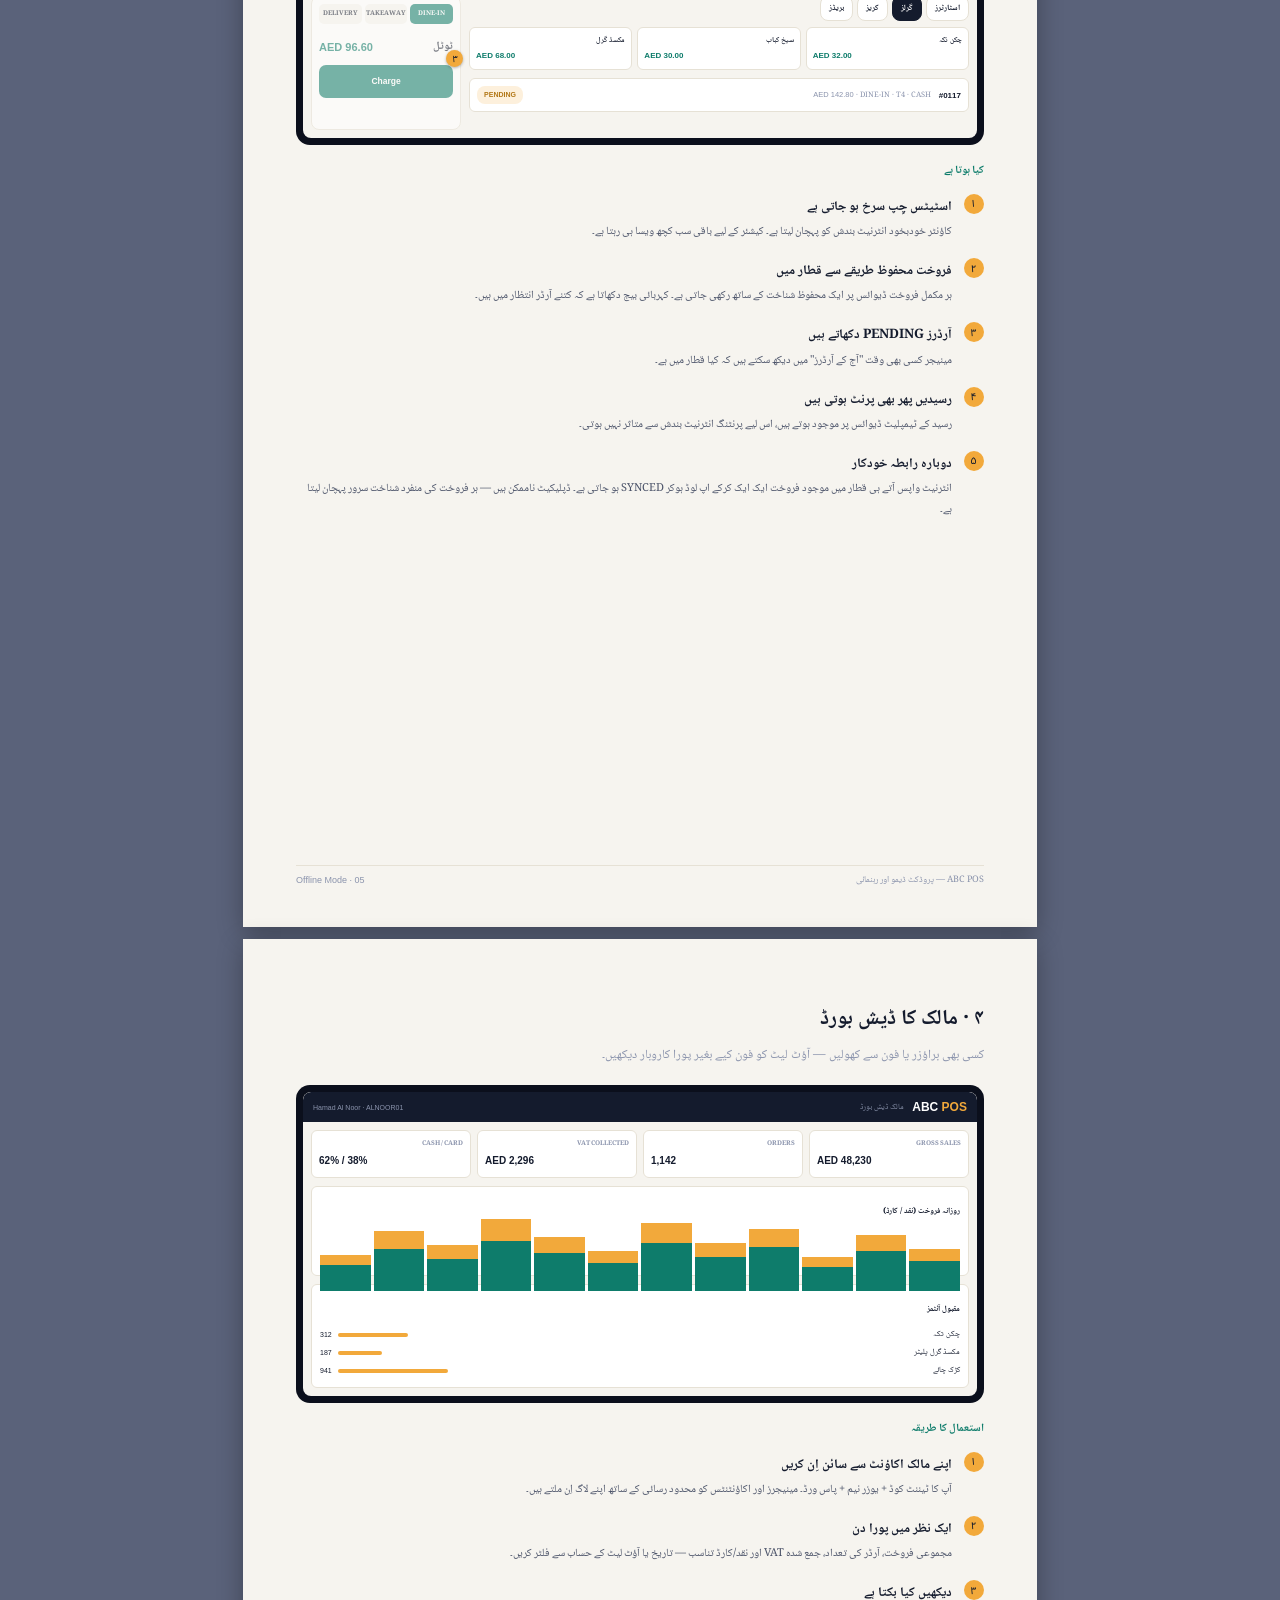
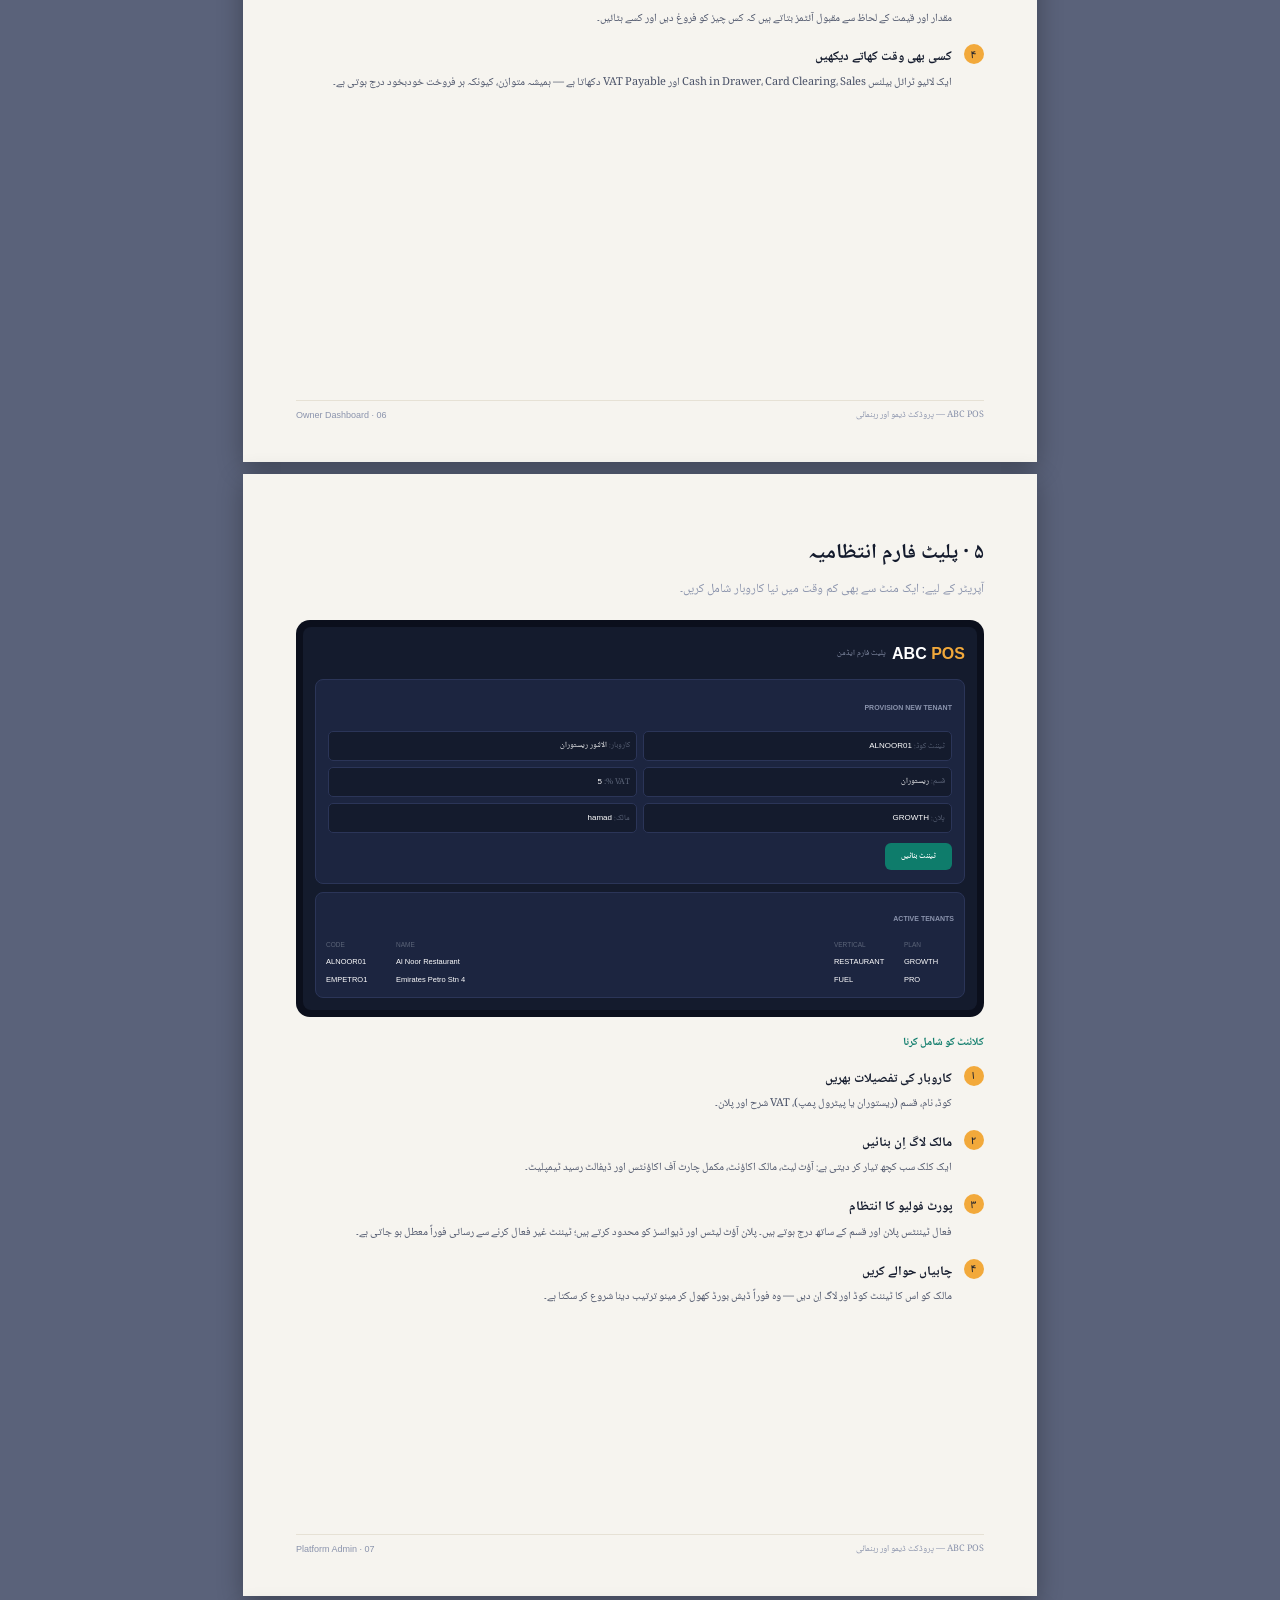
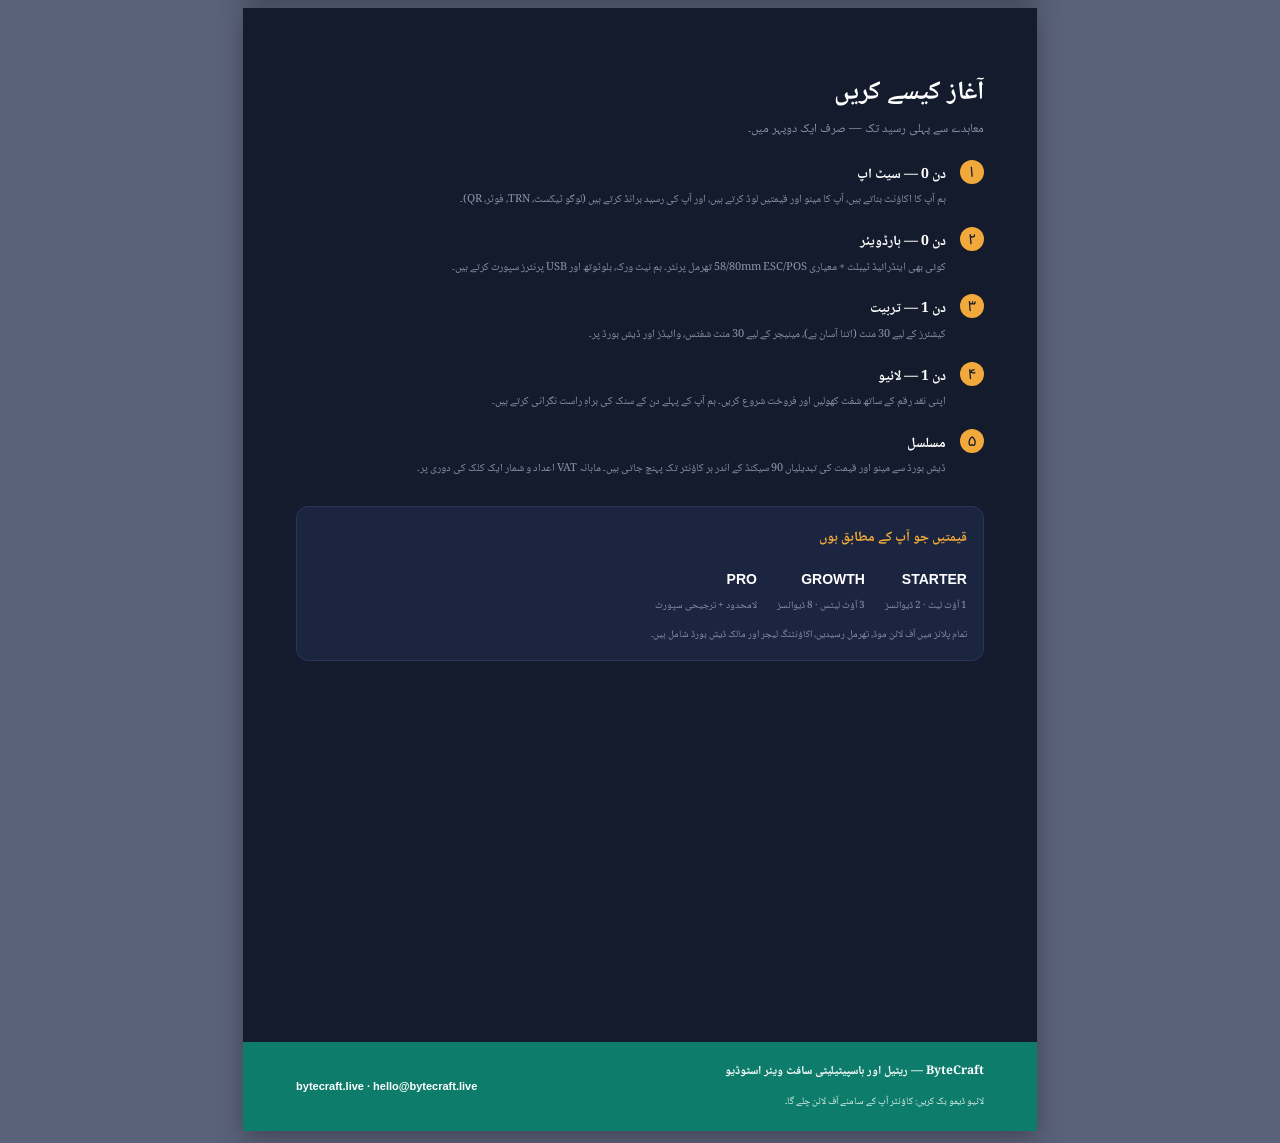
<file: deck/urdu.html>
<!DOCTYPE html>
<html lang="ur" dir="rtl">
<head>
<meta charset="UTF-8">
<meta name="viewport" content="width=device-width,initial-scale=1">
<title>ABC POS — پروڈکٹ ڈیمو اور رہنمائی</title>
<link rel="preconnect" href="https://fonts.googleapis.com">
<link href="https://fonts.googleapis.com/css2?family=Noto+Nastaliq+Urdu:wght@400;500;700&family=Noto+Naskh+Arabic:wght@400;500;700&display=swap" rel="stylesheet">
<style>
:root{
  --ink:#141B2D; --ink2:#1C2540; --teal:#0E7C6B; --tealL:#E3F2EE;
  --amber:#F2A93B; --amberL:#FDF0DC; --paper:#F6F4EF; --line:#E6E1D5;
  --grey:#8A93AC; --danger:#D4483B;
}
*{margin:0;padding:0;box-sizing:border-box}
body{font-family:'Noto Naskh Arabic','Noto Nastaliq Urdu',serif;background:#5a627a;color:var(--ink);line-height:1.9}
/* A4 pages */
.page{width:210mm;min-height:297mm;background:var(--paper);margin:12px auto;padding:16mm 14mm;position:relative;box-shadow:0 6px 24px rgba(0,0,0,.3);overflow:hidden}
.page.dark{background:var(--ink);color:#fff}
h1{font-size:26px;font-weight:700}
h2{font-size:21px;font-weight:700;margin-bottom:4px}
.sub{color:var(--grey);font-size:12.5px;margin-bottom:18px}
.en{font-family:'Segoe UI',Arial,sans-serif;direction:ltr;unicode-bidi:isolate}
/* brand */
.brand{font-family:'Segoe UI',Arial,sans-serif;font-weight:800;direction:ltr;display:inline-block}
.brand .p{color:var(--amber)}
/* footer */
.pfoot{position:absolute;bottom:10mm;left:14mm;right:14mm;border-top:1px solid var(--line);padding-top:6px;display:flex;justify-content:space-between;color:var(--grey);font-size:9px}

/* ---------- cover ---------- */
.cover-strip{position:absolute;bottom:0;left:0;right:0;height:10px;background:var(--teal)}
.cover-strip2{position:absolute;bottom:10px;left:0;right:0;height:3px;background:var(--amber)}
.cover-brand{font-size:52px;margin-top:30px}
.cover-tag{font-size:16px;color:#B8C0D4;margin-top:6px}
.feat{display:flex;gap:12px;align-items:flex-start;margin-top:26px}
.feat .dot{width:9px;height:9px;border-radius:50%;background:var(--teal);margin-top:9px;flex-shrink:0}
.feat b{font-size:15px;color:#fff;font-weight:700}
.feat p{font-size:11.5px;color:var(--grey)}

/* ---------- UI mock (drawn with divs) ---------- */
.tablet{background:#0B0F1C;border-radius:14px;padding:7px;margin:6px 0}
.screen{background:var(--paper);border-radius:8px;overflow:hidden}
.appbar{background:var(--ink);height:30px;display:flex;align-items:center;padding:0 10px;gap:8px;border-radius:8px 8px 0 0}
.appbar .b{font-family:'Segoe UI',Arial,sans-serif;font-weight:800;color:#fff;font-size:12px;direction:ltr}
.appbar .b .p{color:var(--amber)}
.appbar .sp{flex:1}
.chip{font-family:'Segoe UI',Arial,sans-serif;font-size:8px;font-weight:800;color:#fff;background:var(--teal);border-radius:9px;padding:3px 9px;display:flex;align-items:center;gap:4px;direction:ltr}
.chip.off{background:var(--danger)}
.chip i{width:5px;height:5px;border-radius:50%;background:#fff;display:block}
.ic{color:#fff;font-size:11px;position:relative}
.bdg{position:absolute;top:-5px;left:-6px;background:var(--amber);color:var(--ink);font-size:7px;font-weight:800;border-radius:8px;padding:0 4px;font-family:Arial}
.posbody{display:flex;gap:8px;padding:8px;min-height:150px}
.menu{flex:1}
.cats{display:flex;gap:4px;margin-bottom:6px;flex-wrap:wrap}
.cat{font-size:8px;font-weight:700;padding:4px 8px;border-radius:8px;background:#fff;border:1px solid var(--line)}
.cat.sel{background:var(--ink);color:#fff;border-color:var(--ink)}
.tiles{display:grid;grid-template-columns:1fr 1fr 1fr;gap:5px}
.tile{background:#fff;border:1px solid var(--line);border-radius:6px;padding:6px;min-height:34px;display:flex;flex-direction:column;justify-content:space-between}
.tile .n{font-size:7.5px;font-weight:600}
.tile .pr{font-size:8px;font-weight:800;color:var(--teal);font-family:'Segoe UI',Arial;direction:ltr;text-align:left}
.cart{width:150px;background:#fff;border:1px solid var(--line);border-radius:8px;padding:7px;display:flex;flex-direction:column;gap:5px}
.seg{display:flex;gap:3px}
.seg div{flex:1;text-align:center;font-size:6.5px;font-weight:800;padding:4px 0;border-radius:5px;background:var(--paper)}
.seg div.sel{background:var(--teal);color:#fff}
.tbls{display:flex;gap:3px;flex-wrap:wrap}
.tbls span{font-family:Arial;font-size:6.5px;font-weight:700;padding:2px 5px;border-radius:4px;background:var(--paper)}
.tbls span.sel{background:var(--amber)}
.cline{display:flex;align-items:center;gap:4px;font-size:8px}
.cline .n{flex:1}
.cline .en{font-size:7px;color:var(--grey)}
.qb{width:11px;height:11px;border-radius:3px;display:flex;align-items:center;justify-content:center;font-weight:800;font-size:9px;font-family:Arial}
.qb.m{background:var(--paper)}.qb.p{background:var(--teal);color:#fff}
.divln{border-top:1px solid var(--line);margin:2px 0}
.trow{display:flex;justify-content:space-between;font-size:8px}
.trow .v{font-family:'Segoe UI',Arial;direction:ltr}
.trow.big{font-size:11px;font-weight:800}.trow.big .v{color:var(--teal)}
.chargebtn{background:var(--teal);color:#fff;text-align:center;font-size:8.5px;font-weight:800;padding:8px;border-radius:7px;margin-top:2px}
.chargebtn .en{direction:ltr}

/* steps */
.steps{margin-top:16px}
.steplabel{font-size:11px;font-weight:700;color:var(--teal);margin-bottom:10px}
.step{display:flex;gap:12px;margin-bottom:13px;align-items:flex-start}
.step .num{width:20px;height:20px;border-radius:50%;background:var(--amber);color:var(--ink);font-weight:800;font-size:11px;display:flex;align-items:center;justify-content:center;flex-shrink:0;font-family:Arial;margin-top:2px}
.step b{font-size:13px;font-weight:700}
.step p{font-size:11px;color:#4A5268}

/* callout pins over screen */
.pinwrap{position:relative}
.pin{position:absolute;width:17px;height:17px;border-radius:50%;background:var(--amber);color:var(--ink);font-weight:800;font-size:10px;display:flex;align-items:center;justify-content:center;font-family:Arial;box-shadow:0 1px 3px rgba(0,0,0,.3)}

/* receipt */
.receipt{width:150px;background:#fff;padding:12px 10px;font-family:'Courier New',monospace;font-size:8px;line-height:1.55;color:#111;box-shadow:0 8px 20px rgba(0,0,0,.25);direction:ltr;text-align:center}
.receipt .r{display:flex;justify-content:space-between}
.receipt .bold{font-weight:700}
.receipt .qr{width:34px;height:34px;margin:5px auto;background:repeating-conic-gradient(#000 0% 25%,#fff 0% 50%);background-size:6px 6px;border:3px solid #000}

/* arch strip */
.arch{display:flex;align-items:stretch;gap:6px;margin:20px 0}
.abox{flex:1;border-radius:9px;padding:12px 6px;text-align:center;background:#fff;border:1px solid var(--line)}
.abox.d{background:var(--ink);border:none}
.abox b{font-size:10px;font-family:'Segoe UI',Arial;direction:ltr;display:block;color:var(--teal);margin-bottom:4px}
.abox.d b{color:var(--amber)}
.abox p{font-size:8px;color:#4A5268}
.abox.d p{color:#B8C0D4}
.arw{display:flex;align-items:center;color:var(--amber);font-weight:800;font-size:14px}

/* benefit list */
.ben{display:flex;gap:11px;margin-top:15px;align-items:flex-start}
.ben .d{width:8px;height:8px;border-radius:50%;background:var(--amber);margin-top:8px;flex-shrink:0}
.ben b{font-size:13px;font-weight:700}
.ben p{font-size:11px;color:#4A5268}
.callout-box{background:var(--tealL);border-radius:10px;padding:14px 16px;margin-top:20px}
.callout-box b{color:var(--teal);font-size:13px}
.callout-box p{font-size:11px;margin-top:3px}

/* dashboard */
.dash-kpis{display:flex;gap:6px;margin:8px}
.kpi{flex:1;background:#fff;border:1px solid var(--line);border-radius:6px;padding:7px}
.kpi .l{font-size:6.5px;color:var(--grey);font-weight:700}
.kpi .v{font-size:10px;font-weight:800;font-family:'Segoe UI',Arial;direction:ltr}
.chartcard{background:#fff;border:1px solid var(--line);border-radius:6px;margin:0 8px 8px;padding:8px;height:90px;position:relative}
.bars{display:flex;align-items:flex-end;gap:3px;height:60px;margin-top:6px}
.bar{flex:1;display:flex;flex-direction:column;justify-content:flex-end}
.bar .c{background:var(--teal)}.bar .k{background:var(--amber)}

/* pricing */
.plans{display:flex;gap:20px;margin-top:12px}
.plan b{font-size:14px;color:#fff}
.plan p{font-size:10px;color:var(--grey)}
.dfoot{position:absolute;bottom:0;left:0;right:0;background:var(--teal);padding:14px 14mm;display:flex;justify-content:space-between;align-items:center}
.dfoot b{font-size:12px;color:#fff}
.dfoot .c{font-family:'Segoe UI',Arial;direction:ltr;color:#fff;font-size:11px;font-weight:700}

/* timeline */
.tl{display:flex;gap:14px;margin-top:16px}
.tl .num{width:24px;height:24px;border-radius:50%;background:var(--amber);color:var(--ink);font-weight:800;display:flex;align-items:center;justify-content:center;font-family:Arial;flex-shrink:0}
.tl b{font-size:14px;color:#fff}
.tl p{font-size:11px;color:var(--grey)}

@media print{
  body{background:#fff}
  .page{margin:0;box-shadow:none;page-break-after:always}
  .noprint{display:none}
}
.banner{max-width:210mm;margin:14px auto 4px;color:#fff;text-align:center;font-family:'Segoe UI',Arial,sans-serif}
.banner .pill{display:inline-block;background:var(--amber);color:var(--ink);font-weight:700;border-radius:20px;padding:8px 18px;font-size:13px}
</style>
</head>
<body>

<div class="banner noprint">
  <span class="pill">پرنٹ کرنے کے لیے: Ctrl/Cmd + P → "Save as PDF" — اردو خودکار طور پر درست رینڈر ہوگی</span>
</div>

<!-- ===================== PAGE 1 — COVER ===================== -->
<section class="page dark">
  <div class="brand cover-brand">ABC<span class="p"> POS</span></div>
  <div class="cover-tag">ریستوران اور پیٹرول پمپس کے لیے پوائنٹ آف سیل اور اکاؤنٹنگ نظام</div>

  <div style="margin-top:34px">
    <div class="feat"><span class="dot"></span><div><b>انٹرنیٹ کے ساتھ یا بغیر — دونوں صورتوں میں کام کرتا ہے</b><p>فروخت کبھی نہیں رکتی۔ آرڈرز مقامی طور پر محفوظ ہوکر خودبخود سنک ہو جاتے ہیں۔</p></div></div>
    <div class="feat"><span class="dot"></span><div><b>تھرمل رسیدیں، آپ کی اپنی برانڈنگ</b><p>حسبِ ضرورت 58/80 ملی میٹر رسیدیں — VAT/TRN اور QR کوڈ کے ساتھ۔</p></div></div>
    <div class="feat"><span class="dot"></span><div><b>حقیقی اکاؤنٹنگ، نظام میں شامل</b><p>ہر فروخت ڈبل اینٹری لیجر میں درج ہوتی ہے۔ VAT رپورٹ فوراً تیار۔</p></div></div>
    <div class="feat"><span class="dot"></span><div><b>کئی آؤٹ لیٹس، ایک ڈیش بورڈ</b><p>مالک تمام فروخت، مقبول آئٹمز اور نقد رقم کی صورتحال براہِ راست دیکھتا ہے۔</p></div></div>
  </div>

  <div style="position:absolute;bottom:44mm;right:14mm">
    <div class="receipt" style="width:130px">
      <div class="bold" style="font-size:9px">AL NOOR RESTAURANT</div>
      <div>TRN: 100234567800003</div>
      <div>--------------------------</div>
      <div class="r"><span>#MAIN-0042</span><span>DINE-IN T3</span></div>
      <div>--------------------------</div>
      <div class="r"><span>2 x Chicken Tikka</span><span>64.00</span></div>
      <div class="r"><span>4 x Butter Naan</span><span>20.00</span></div>
      <div>--------------------------</div>
      <div class="r bold"><span>TOTAL</span><span>96.60</span></div>
      <div class="qr"></div>
      <div>Shukran!</div>
    </div>
  </div>

  <div style="position:absolute;bottom:22mm;left:14mm">
    <div style="color:var(--amber);font-weight:700;font-size:13px;font-family:'Segoe UI',Arial">پروڈکٹ ڈیمو اور صارف رہنمائی</div>
    <div style="color:var(--grey);font-size:10px">کلائنٹ پیشکش کے لیے تیار کردہ · 2026</div>
  </div>
  <div class="cover-strip2"></div><div class="cover-strip"></div>
</section>

<!-- ===================== PAGE 2 — OVERVIEW ===================== -->
<section class="page">
  <h1>ABC POS کیسے کام کرتا ہے</h1>
  <div class="sub">کاؤنٹر سے لے کر ٹرائل بیلنس تک — ایک ہی مربوط نظام۔</div>

  <div class="arch">
    <div class="abox"><b>POS TILL</b><p>ٹیبلٹ ایپ<br>آف لائن فروخت<br>رسید پرنٹ</p></div>
    <div class="arw">‹</div>
    <div class="abox d"><b>SYNC</b><p>خودکار قطار<br>محفوظ ری ٹرائی<br>ہر 90 سیکنڈ</p></div>
    <div class="arw">‹</div>
    <div class="abox"><b>CLOUD</b><p>محفوظ ڈیٹا<br>مینو مینجمنٹ<br>فی ٹیننٹ</p></div>
    <div class="arw">‹</div>
    <div class="abox d"><b>LEDGER</b><p>ڈبل اینٹری<br>VAT کے لیے تیار<br>خودکار پوسٹنگ</p></div>
    <div class="arw">‹</div>
    <div class="abox"><b>DASHBOARD</b><p>مالک KPIs<br>مقبول آئٹمز<br>ٹرائل بیلنس</p></div>
  </div>

  <div class="steplabel">آپ کے کاروبار کے لیے اس کا مطلب</div>
  <div class="ben"><span class="d"></span><div><b>انٹرنیٹ بند ہونے پر بھی فروخت جاری</b><p>رش کے وقت انٹرنیٹ بند؟ کاؤنٹر بلنگ اور پرنٹنگ جاری رکھتا ہے۔ کنکشن واپس آتے ہی سب کچھ سنک ہو جاتا ہے — کچھ دوبارہ درج کرنے کی ضرورت نہیں۔</p></div></div>
  <div class="ben"><span class="d"></span><div><b>اسپریڈ شیٹ کے بغیر VAT تعمیل</b><p>ہر رسید پر آپ کا TRN موجود ہوتا ہے، اور جمع شدہ VAT روزانہ کی بنیاد پر ٹریک ہوکر خودبخود VAT Payable اکاؤنٹ میں درج ہو جاتا ہے۔</p></div></div>
  <div class="ben"><span class="d"></span><div><b>ہر درہم کا حساب</b><p>کیشئر کی شفٹ ابتدائی رقم کے ساتھ کھلتی ہے اور بند ہوتے وقت متوقع نقد کے مقابلے میں گنی جاتی ہے۔ کوئی بھی فرق فوراً نمایاں ہو جاتا ہے۔</p></div></div>
  <div class="ben"><span class="d"></span><div><b>آپ کے ساتھ بڑھتا ہے</b><p>ایک کاؤنٹر سے شروع کریں۔ اسی اکاؤنٹ پر آؤٹ لیٹس، ڈیوائسز اور صارفین شامل کریں — مالک کا ڈیش بورڈ سب کو یکجا کر دیتا ہے۔</p></div></div>

  <div class="callout-box">
    <b>خلیجی مارکیٹ کے لیے تیار</b>
    <p>AED پہلے، 5% VAT ڈیفالٹ، اردو/عربی رسیدیں، اور معیاری 58mm / 80mm ESC/POS تھرمل پرنٹرز پر پرنٹنگ۔</p>
  </div>

  <div class="pfoot"><span>ABC POS — پروڈکٹ ڈیمو اور رہنمائی</span><span class="en">Overview · 02</span></div>
</section>

<!-- ===================== PAGE 3 — POS ===================== -->
<section class="page">
  <h2>۱ · کاؤنٹر: آرڈر درج کرنا</h2>
  <div class="sub">کیشئر کی ہر ضرورت ایک ہی اسکرین پر — رفتار اور بڑے ٹچ بٹنوں کے لیے ڈیزائن کیا گیا۔</div>

  <div class="pinwrap">
    <div class="tablet"><div class="screen">
      <div class="appbar"><span class="b">ABC<span class="p"> POS</span></span><span class="sp"></span>
        <span class="ic">▤</span><span class="chip"><i></i>ONLINE</span></div>
      <div class="posbody">
        <div class="menu">
          <div class="cats"><span class="cat">اسٹارٹرز</span><span class="cat sel">گرلز</span><span class="cat">کریز</span><span class="cat">بریڈز</span><span class="cat">مشروبات</span></div>
          <div class="tiles">
            <div class="tile"><span class="n">چکن تکہ</span><span class="pr">AED 32.00</span></div>
            <div class="tile"><span class="n">سیخ کباب</span><span class="pr">AED 30.00</span></div>
            <div class="tile"><span class="n">مکسڈ گرل</span><span class="pr">AED 68.00</span></div>
            <div class="tile"><span class="n">لیمب چاپس</span><span class="pr">AED 58.00</span></div>
            <div class="tile"><span class="n">چکن سموسہ</span><span class="pr">AED 12.00</span></div>
            <div class="tile"><span class="n">ڈائنامائٹ شرمپ</span><span class="pr">AED 28.00</span></div>
          </div>
        </div>
        <div class="cart">
          <div class="seg"><div class="sel">DINE-IN</div><div>TAKEAWAY</div><div>DELIVERY</div></div>
          <div class="tbls"><span>T1</span><span>T2</span><span class="sel">T3</span><span>T4</span><span>T5</span><span>T6</span></div>
          <div class="cline"><span class="n">چکن تکہ</span><span class="qb m">−</span><span>2</span><span class="qb p">+</span><span class="en">64.00</span></div>
          <div class="cline"><span class="n">بٹر نان</span><span class="qb m">−</span><span>4</span><span class="qb p">+</span><span class="en">20.00</span></div>
          <div class="cline"><span class="n">کڑک چائے</span><span class="qb m">−</span><span>2</span><span class="qb p">+</span><span class="en">8.00</span></div>
          <div class="divln"></div>
          <div class="trow"><span>سب ٹوٹل</span><span class="v">92.00</span></div>
          <div class="trow"><span>VAT 5%</span><span class="v">4.60</span></div>
          <div class="trow big"><span>ٹوٹل</span><span class="v">AED 96.60</span></div>
          <div class="chargebtn"><span class="en">Charge AED 96.60</span></div>
        </div>
      </div>
    </div></div>
    <div class="pin" style="top:44px;right:120px">۱</div>
    <div class="pin" style="top:96px;right:250px">۲</div>
    <div class="pin" style="top:70px;left:150px">۳</div>
    <div class="pin" style="top:92px;left:110px">۴</div>
    <div class="pin" style="bottom:14px;left:20px">۵</div>
  </div>

  <div class="steps">
    <div class="steplabel">طریقہ کار</div>
    <div class="step"><span class="num">۱</span><div><b>زمرہ منتخب کریں</b><p>اوپر موجود زمرہ جات پر ٹیپ کریں — اسٹارٹرز، گرلز، کریز وغیرہ۔</p></div></div>
    <div class="step"><span class="num">۲</span><div><b>آئٹمز شامل کریں</b><p>ہر ٹیپ ایک آئٹم شامل کرتی ہے۔ مقدار تبدیل کرنے کے لیے آرڈر پینل میں + / − بٹن استعمال کریں۔</p></div></div>
    <div class="step"><span class="num">۳</span><div><b>آرڈر کی قسم چنیں</b><p>DINE-IN، TAKEAWAY یا DELIVERY۔ ڈائن اِن میں ٹیبل سلیکٹر ظاہر ہوتا ہے۔</p></div></div>
    <div class="step"><span class="num">۴</span><div><b>ٹیبل منتخب کریں</b><p>ایک ٹیپ سے آرڈر ٹیبل کو تفویض ہو جاتا ہے — یہ رسید پر ظاہر ہوتا ہے۔</p></div></div>
    <div class="step"><span class="num">۵</span><div><b>چارج کریں</b><p>بڑا بٹن ہمیشہ VAT سمیت مکمل رقم دکھاتا ہے۔ ادائیگی کے لیے اس پر ٹیپ کریں۔</p></div></div>
  </div>

  <div class="pfoot"><span>ABC POS — پروڈکٹ ڈیمو اور رہنمائی</span><span class="en">The Till · 03</span></div>
</section>

<!-- ===================== PAGE 4 — PAYMENT & RECEIPT ===================== -->
<section class="page">
  <h2>۲ · ادائیگی اور تھرمل رسید</h2>
  <div class="sub">نقد یا کارڈ، بقایا خودبخود شمار، رسید سیکنڈوں میں پرنٹ — آن لائن ہو یا نہ ہو۔</div>

  <div style="display:flex;gap:20px;align-items:flex-start">
    <div style="flex:1">
      <div class="tablet"><div class="screen" style="min-height:150px;position:relative">
        <div class="appbar"><span class="b">ABC<span class="p"> POS</span></span><span class="sp"></span><span class="chip"><i></i>ONLINE</span></div>
        <div style="padding:14px;filter:blur(.4px);opacity:.5">
          <div class="cats"><span class="cat sel">گرلز</span><span class="cat">کریز</span><span class="cat">بریڈز</span></div>
        </div>
        <!-- pay dialog -->
        <div style="position:absolute;inset:0;background:rgba(20,27,45,.35);border-radius:8px"></div>
        <div style="position:absolute;top:38px;left:50%;transform:translateX(-50%);width:180px;background:#fff;border-radius:10px;padding:12px">
          <b style="font-size:11px">ادائیگی وصول کریں</b>
          <div class="en" style="font-size:17px;font-weight:800;color:var(--teal);margin:3px 0">AED 96.60</div>
          <div class="seg"><div class="sel">CASH</div><div>CARD</div></div>
          <div style="background:var(--paper);border-radius:6px;padding:6px;margin-top:6px;font-family:Arial;direction:ltr">100</div>
          <div style="display:flex;gap:4px;margin-top:5px">
            <div style="flex:1;border:1px solid var(--line);border-radius:5px;text-align:center;font-size:9px;padding:3px;font-family:Arial">100</div>
            <div style="flex:1;border:1px solid var(--line);border-radius:5px;text-align:center;font-size:9px;padding:3px;font-family:Arial">150</div>
            <div style="flex:1;border:1px solid var(--line);border-radius:5px;text-align:center;font-size:9px;padding:3px;font-family:Arial">200</div>
          </div>
          <div style="color:var(--teal);font-size:9px;font-weight:700;margin-top:6px">بقایا: <span class="en">AED 3.40</span></div>
          <div style="background:var(--teal);color:#fff;text-align:center;font-size:9px;font-weight:800;padding:6px;border-radius:6px;margin-top:8px">مکمل کریں</div>
        </div>
      </div></div>
    </div>
    <div class="receipt">
      <div class="bold" style="font-size:10px">AL NOOR RESTAURANT</div>
      <div>Grills - Curries - Karak</div>
      <div>TRN: 100234567800003</div>
      <div>--------------------------</div>
      <div class="r"><span>#MAIN-0042</span><span>DINE-IN T3</span></div>
      <div>--------------------------</div>
      <div class="r"><span>2 x Chicken Tikka</span><span>64.00</span></div>
      <div class="r"><span>4 x Butter Naan</span><span>20.00</span></div>
      <div class="r"><span>2 x Karak Chai</span><span>8.00</span></div>
      <div>--------------------------</div>
      <div class="r"><span>Subtotal</span><span>92.00</span></div>
      <div class="r"><span>VAT 5%</span><span>4.60</span></div>
      <div class="r bold" style="font-size:9px"><span>TOTAL</span><span>96.60</span></div>
      <div>--------------------------</div>
      <div class="r"><span>CASH</span><span>100.00</span></div>
      <div class="r"><span>Change</span><span>3.40</span></div>
      <div class="qr"></div>
      <div>Shukran! Please visit again.</div>
    </div>
  </div>

  <div class="steps">
    <div class="steplabel">طریقہ کار</div>
    <div class="step"><span class="num">۱</span><div><b>CASH یا CARD منتخب کریں</b><p>ایک ٹیپ۔ کارڈ ادائیگی براہِ راست "مکمل کریں" پر چلی جاتی ہے۔</p></div></div>
    <div class="step"><span class="num">۲</span><div><b>وصول شدہ نقد درج کریں</b><p>رقم ٹائپ کریں، یا اسمارٹ کوئیک ٹینڈر بٹن (100 / 150 / 200) استعمال کریں۔</p></div></div>
    <div class="step"><span class="num">۳</span><div><b>بقایا خودبخود شمار</b><p>کاؤنٹر پر ذہنی حساب کی ضرورت نہیں — واجب بقایا فوراً ظاہر ہوتا ہے۔</p></div></div>
    <div class="step"><span class="num">۴</span><div><b>فروخت مکمل کریں</b><p>آرڈر محفوظ ہوتا ہے، دراز کھلتا ہے، اور رسید پرنٹ ہو جاتی ہے۔</p></div></div>
    <div class="step"><span class="num">۵</span><div><b>آپ کی رسید، آپ کی برانڈنگ</b><p>نام، پتہ، TRN، فوٹر پیغام، QR کوڈ اور کاغذ کی چوڑائی (58/80mm) — سب فی آؤٹ لیٹ قابلِ ترتیب اور ہر کاؤنٹر تک خودبخود پہنچ جاتے ہیں۔</p></div></div>
  </div>

  <div class="pfoot"><span>ABC POS — پروڈکٹ ڈیمو اور رہنمائی</span><span class="en">Payment &amp; Receipts · 04</span></div>
</section>

<!-- ===================== PAGE 5 — OFFLINE ===================== -->
<section class="page">
  <h2>۳ · جب انٹرنیٹ بند ہو جائے</h2>
  <div class="sub">سب سے اہم خوبی: آپ کا کاروبار کبھی نہیں رکتا۔</div>

  <div class="pinwrap">
    <div class="tablet"><div class="screen">
      <div class="appbar"><span class="b">ABC<span class="p"> POS</span></span><span class="sp"></span>
        <span class="ic">▤<span class="bdg">3</span></span><span class="chip off"><i></i>OFFLINE</span></div>
      <div class="posbody">
        <div class="menu">
          <div class="cats"><span class="cat">اسٹارٹرز</span><span class="cat sel">گرلز</span><span class="cat">کریز</span><span class="cat">بریڈز</span></div>
          <div class="tiles">
            <div class="tile"><span class="n">چکن تکہ</span><span class="pr">AED 32.00</span></div>
            <div class="tile"><span class="n">سیخ کباب</span><span class="pr">AED 30.00</span></div>
            <div class="tile"><span class="n">مکسڈ گرل</span><span class="pr">AED 68.00</span></div>
          </div>
          <div style="background:#fff;border:1px solid var(--line);border-radius:6px;padding:7px;margin-top:8px;display:flex;align-items:center;gap:8px">
            <b style="font-size:8px;font-family:Arial">#0117</b>
            <span style="font-size:7.5px;color:var(--grey);flex:1">DINE-IN · T4 · CASH · <span class="en">AED 142.80</span></span>
            <span style="background:var(--amberL);color:#B27716;font-size:7px;font-weight:800;border-radius:8px;padding:2px 7px;font-family:Arial">PENDING</span>
          </div>
        </div>
        <div class="cart" style="opacity:.55">
          <div class="seg"><div class="sel">DINE-IN</div><div>TAKEAWAY</div><div>DELIVERY</div></div>
          <div class="trow big" style="margin-top:8px"><span>ٹوٹل</span><span class="v">AED 96.60</span></div>
          <div class="chargebtn"><span class="en">Charge</span></div>
        </div>
      </div>
    </div></div>
    <div class="pin" style="top:8px;left:16px">۱</div>
    <div class="pin" style="top:8px;left:70px">۲</div>
    <div class="pin" style="bottom:78px;left:150px">۳</div>
  </div>

  <div class="steps">
    <div class="steplabel">کیا ہوتا ہے</div>
    <div class="step"><span class="num">۱</span><div><b>اسٹیٹس چِپ سرخ ہو جاتی ہے</b><p>کاؤنٹر خودبخود انٹرنیٹ بندش کو پہچان لیتا ہے۔ کیشئر کے لیے باقی سب کچھ ویسا ہی رہتا ہے۔</p></div></div>
    <div class="step"><span class="num">۲</span><div><b>فروخت محفوظ طریقے سے قطار میں</b><p>ہر مکمل فروخت ڈیوائس پر ایک محفوظ شناخت کے ساتھ رکھی جاتی ہے۔ کہربائی بیج دکھاتا ہے کہ کتنے آرڈر انتظار میں ہیں۔</p></div></div>
    <div class="step"><span class="num">۳</span><div><b>آرڈرز PENDING دکھاتے ہیں</b><p>مینیجر کسی بھی وقت "آج کے آرڈرز" میں دیکھ سکتے ہیں کہ کیا قطار میں ہے۔</p></div></div>
    <div class="step"><span class="num">۴</span><div><b>رسیدیں پھر بھی پرنٹ ہوتی ہیں</b><p>رسید کے ٹیمپلیٹ ڈیوائس پر موجود ہوتے ہیں، اس لیے پرنٹنگ انٹرنیٹ بندش سے متاثر نہیں ہوتی۔</p></div></div>
    <div class="step"><span class="num">۵</span><div><b>دوبارہ رابطہ خودکار</b><p>انٹرنیٹ واپس آتے ہی قطار میں موجود فروخت ایک ایک کرکے اپ لوڈ ہوکر SYNCED ہو جاتی ہے۔ ڈپلیکیٹ ناممکن ہیں — ہر فروخت کی منفرد شناخت سرور پہچان لیتا ہے۔</p></div></div>
  </div>

  <div class="pfoot"><span>ABC POS — پروڈکٹ ڈیمو اور رہنمائی</span><span class="en">Offline Mode · 05</span></div>
</section>

<!-- ===================== PAGE 6 — DASHBOARD ===================== -->
<section class="page">
  <h2>۴ · مالک کا ڈیش بورڈ</h2>
  <div class="sub">کسی بھی براؤزر یا فون سے کھولیں — آؤٹ لیٹ کو فون کیے بغیر پورا کاروبار دیکھیں۔</div>

  <div class="tablet"><div class="screen">
    <div class="appbar"><span class="b">ABC<span class="p"> POS</span></span><span style="font-size:8px;color:var(--grey)">مالک ڈیش بورڈ</span><span class="sp"></span><span style="font-size:7px;color:var(--grey)" class="en">Hamad Al Noor · ALNOOR01</span></div>
    <div class="dash-kpis">
      <div class="kpi"><div class="l">GROSS SALES</div><div class="v">AED 48,230</div></div>
      <div class="kpi"><div class="l">ORDERS</div><div class="v">1,142</div></div>
      <div class="kpi"><div class="l">VAT COLLECTED</div><div class="v">AED 2,296</div></div>
      <div class="kpi"><div class="l">CASH / CARD</div><div class="v">62% / 38%</div></div>
    </div>
    <div class="chartcard">
      <b style="font-size:8px">روزانہ فروخت (نقد / کارڈ)</b>
      <div class="bars">
        <div class="bar"><div class="k" style="height:12px"></div><div class="c" style="height:30px"></div></div>
        <div class="bar"><div class="k" style="height:16px"></div><div class="c" style="height:40px"></div></div>
        <div class="bar"><div class="k" style="height:10px"></div><div class="c" style="height:24px"></div></div>
        <div class="bar"><div class="k" style="height:18px"></div><div class="c" style="height:44px"></div></div>
        <div class="bar"><div class="k" style="height:14px"></div><div class="c" style="height:34px"></div></div>
        <div class="bar"><div class="k" style="height:20px"></div><div class="c" style="height:48px"></div></div>
        <div class="bar"><div class="k" style="height:12px"></div><div class="c" style="height:28px"></div></div>
        <div class="bar"><div class="k" style="height:16px"></div><div class="c" style="height:38px"></div></div>
        <div class="bar"><div class="k" style="height:22px"></div><div class="c" style="height:50px"></div></div>
        <div class="bar"><div class="k" style="height:14px"></div><div class="c" style="height:32px"></div></div>
        <div class="bar"><div class="k" style="height:18px"></div><div class="c" style="height:42px"></div></div>
        <div class="bar"><div class="k" style="height:10px"></div><div class="c" style="height:26px"></div></div>
      </div>
    </div>
    <div style="background:#fff;border:1px solid var(--line);border-radius:6px;margin:0 8px 8px;padding:8px">
      <b style="font-size:8px">مقبول آئٹمز</b>
      <div style="display:flex;align-items:center;gap:6px;margin-top:4px"><span style="font-size:8px;flex:1">چکن تکہ</span><div style="height:4px;width:70px;background:var(--amber);border-radius:2px"></div><span class="en" style="font-size:7px">312</span></div>
      <div style="display:flex;align-items:center;gap:6px;margin-top:3px"><span style="font-size:8px;flex:1">مکسڈ گرل پلیٹر</span><div style="height:4px;width:44px;background:var(--amber);border-radius:2px"></div><span class="en" style="font-size:7px">187</span></div>
      <div style="display:flex;align-items:center;gap:6px;margin-top:3px"><span style="font-size:8px;flex:1">کڑک چائے</span><div style="height:4px;width:110px;background:var(--amber);border-radius:2px"></div><span class="en" style="font-size:7px">941</span></div>
    </div>
  </div></div>

  <div class="steps">
    <div class="steplabel">استعمال کا طریقہ</div>
    <div class="step"><span class="num">۱</span><div><b>اپنے مالک اکاؤنٹ سے سائن اِن کریں</b><p>آپ کا ٹیننٹ کوڈ + یوزر نیم + پاس ورڈ۔ مینیجرز اور اکاؤنٹنٹس کو محدود رسائی کے ساتھ اپنے لاگ اِن ملتے ہیں۔</p></div></div>
    <div class="step"><span class="num">۲</span><div><b>ایک نظر میں پورا دن</b><p>مجموعی فروخت، آرڈر کی تعداد، جمع شدہ VAT اور نقد/کارڈ تناسب — تاریخ یا آؤٹ لیٹ کے حساب سے فلٹر کریں۔</p></div></div>
    <div class="step"><span class="num">۳</span><div><b>دیکھیں کیا بکتا ہے</b><p>مقدار اور قیمت کے لحاظ سے مقبول آئٹمز بتاتے ہیں کہ کس چیز کو فروغ دیں اور کسے ہٹائیں۔</p></div></div>
    <div class="step"><span class="num">۴</span><div><b>کسی بھی وقت کھاتے دیکھیں</b><p>ایک لائیو ٹرائل بیلنس Cash in Drawer، Card Clearing، Sales اور VAT Payable دکھاتا ہے — ہمیشہ متوازن، کیونکہ ہر فروخت خودبخود درج ہوتی ہے۔</p></div></div>
  </div>

  <div class="pfoot"><span>ABC POS — پروڈکٹ ڈیمو اور رہنمائی</span><span class="en">Owner Dashboard · 06</span></div>
</section>

<!-- ===================== PAGE 7 — ADMIN ===================== -->
<section class="page">
  <h2>۵ · پلیٹ فارم انتظامیہ</h2>
  <div class="sub">آپریٹر کے لیے: ایک منٹ سے بھی کم وقت میں نیا کاروبار شامل کریں۔</div>

  <div class="tablet"><div class="screen" style="background:var(--ink);padding:12px;border-radius:8px">
    <div style="display:flex;align-items:center;gap:6px;margin-bottom:10px">
      <span class="b" style="font-family:'Segoe UI',Arial;font-weight:800;color:#fff;direction:ltr">ABC<span style="color:var(--amber)"> POS</span></span>
      <span style="font-size:8px;color:var(--grey)">پلیٹ فارم ایڈمن</span>
    </div>
    <div style="background:var(--ink2);border:1px solid #2B3558;border-radius:8px;padding:12px">
      <b style="font-size:7px;color:var(--grey);font-family:Arial">PROVISION NEW TENANT</b>
      <div style="display:grid;grid-template-columns:1fr 1fr;gap:6px;margin-top:8px">
        <div style="background:var(--ink);border:1px solid #2B3558;border-radius:5px;padding:6px;font-size:8px;color:#fff"><span style="color:#5B6478">ٹیننٹ کوڈ: </span><span class="en">ALNOOR01</span></div>
        <div style="background:var(--ink);border:1px solid #2B3558;border-radius:5px;padding:6px;font-size:8px;color:#fff"><span style="color:#5B6478">کاروبار: </span>الالنور ریستوران</div>
        <div style="background:var(--ink);border:1px solid #2B3558;border-radius:5px;padding:6px;font-size:8px;color:#fff"><span style="color:#5B6478">قسم: </span>ریستوران</div>
        <div style="background:var(--ink);border:1px solid #2B3558;border-radius:5px;padding:6px;font-size:8px;color:#fff"><span style="color:#5B6478">VAT %: </span><span class="en">5</span></div>
        <div style="background:var(--ink);border:1px solid #2B3558;border-radius:5px;padding:6px;font-size:8px;color:#fff"><span style="color:#5B6478">پلان: </span><span class="en">GROWTH</span></div>
        <div style="background:var(--ink);border:1px solid #2B3558;border-radius:5px;padding:6px;font-size:8px;color:#fff"><span style="color:#5B6478">مالک: </span><span class="en">hamad</span></div>
      </div>
      <div style="background:var(--teal);color:#fff;display:inline-block;font-size:8px;font-weight:800;padding:6px 16px;border-radius:6px;margin-top:10px">ٹیننٹ بنائیں</div>
    </div>
    <div style="background:var(--ink2);border:1px solid #2B3558;border-radius:8px;padding:10px;margin-top:8px">
      <b style="font-size:7px;color:var(--grey);font-family:Arial">ACTIVE TENANTS</b>
      <div style="display:flex;font-size:6.5px;color:#5B6478;margin-top:6px;font-family:Arial;direction:ltr"><span style="width:70px">CODE</span><span style="flex:1">NAME</span><span style="width:70px">VERTICAL</span><span style="width:50px">PLAN</span></div>
      <div style="display:flex;font-size:7.5px;color:#fff;margin-top:4px;font-family:Arial;direction:ltr"><span style="width:70px">ALNOOR01</span><span style="flex:1">Al Noor Restaurant</span><span style="width:70px">RESTAURANT</span><span style="width:50px">GROWTH</span></div>
      <div style="display:flex;font-size:7.5px;color:#fff;margin-top:3px;font-family:Arial;direction:ltr"><span style="width:70px">EMPETRO1</span><span style="flex:1">Emirates Petro Stn 4</span><span style="width:70px">FUEL</span><span style="width:50px">PRO</span></div>
    </div>
  </div></div>

  <div class="steps">
    <div class="steplabel">کلائنٹ کو شامل کرنا</div>
    <div class="step"><span class="num">۱</span><div><b>کاروبار کی تفصیلات بھریں</b><p>کوڈ، نام، قسم (ریستوران یا پیٹرول پمپ)، VAT شرح اور پلان۔</p></div></div>
    <div class="step"><span class="num">۲</span><div><b>مالک لاگ اِن بنائیں</b><p>ایک کلک سب کچھ تیار کر دیتی ہے: آؤٹ لیٹ، مالک اکاؤنٹ، مکمل چارٹ آف اکاؤنٹس اور ڈیفالٹ رسید ٹیمپلیٹ۔</p></div></div>
    <div class="step"><span class="num">۳</span><div><b>پورٹ فولیو کا انتظام</b><p>فعال ٹیننٹس پلان اور قسم کے ساتھ درج ہوتے ہیں۔ پلان آؤٹ لیٹس اور ڈیوائسز کو محدود کرتے ہیں؛ ٹیننٹ غیر فعال کرنے سے رسائی فوراً معطل ہو جاتی ہے۔</p></div></div>
    <div class="step"><span class="num">۴</span><div><b>چابیاں حوالے کریں</b><p>مالک کو اس کا ٹیننٹ کوڈ اور لاگ اِن دیں — وہ فوراً ڈیش بورڈ کھول کر مینو ترتیب دینا شروع کر سکتا ہے۔</p></div></div>
  </div>

  <div class="pfoot"><span>ABC POS — پروڈکٹ ڈیمو اور رہنمائی</span><span class="en">Platform Admin · 07</span></div>
</section>

<!-- ===================== PAGE 8 — GETTING STARTED ===================== -->
<section class="page dark">
  <h1 style="color:#fff">آغاز کیسے کریں</h1>
  <div class="sub" style="color:var(--grey)">معاہدے سے پہلی رسید تک — صرف ایک دوپہر میں۔</div>

  <div class="tl"><span class="num">۱</span><div><b>دن 0 — سیٹ اپ</b><p>ہم آپ کا اکاؤنٹ بناتے ہیں، آپ کا مینو اور قیمتیں لوڈ کرتے ہیں، اور آپ کی رسید برانڈ کرتے ہیں (لوگو ٹیکسٹ، TRN، فوٹر، QR)۔</p></div></div>
  <div class="tl"><span class="num">۲</span><div><b>دن 0 — ہارڈویئر</b><p>کوئی بھی اینڈرائیڈ ٹیبلٹ + معیاری 58/80mm ESC/POS تھرمل پرنٹر۔ ہم نیٹ ورک، بلوٹوتھ اور USB پرنٹرز سپورٹ کرتے ہیں۔</p></div></div>
  <div class="tl"><span class="num">۳</span><div><b>دن 1 — تربیت</b><p>کیشئرز کے لیے 30 منٹ (اتنا آسان ہے)، مینیجر کے لیے 30 منٹ شفٹس، وائیڈز اور ڈیش بورڈ پر۔</p></div></div>
  <div class="tl"><span class="num">۴</span><div><b>دن 1 — لائیو</b><p>اپنی نقد رقم کے ساتھ شفٹ کھولیں اور فروخت شروع کریں۔ ہم آپ کے پہلے دن کے سنک کی براہِ راست نگرانی کرتے ہیں۔</p></div></div>
  <div class="tl"><span class="num">۵</span><div><b>مسلسل</b><p>ڈیش بورڈ سے مینو اور قیمت کی تبدیلیاں 90 سیکنڈ کے اندر ہر کاؤنٹر تک پہنچ جاتی ہیں۔ ماہانہ VAT اعداد و شمار ایک کلک کی دوری پر۔</p></div></div>

  <div style="background:var(--ink2);border:1px solid #2B3558;border-radius:12px;padding:16px;margin-top:26px">
    <b style="color:var(--amber);font-size:14px">قیمتیں جو آپ کے مطابق ہوں</b>
    <div class="plans">
      <div class="plan"><b class="en">STARTER</b><p>1 آؤٹ لیٹ · 2 ڈیوائسز</p></div>
      <div class="plan"><b class="en">GROWTH</b><p>3 آؤٹ لیٹس · 8 ڈیوائسز</p></div>
      <div class="plan"><b class="en">PRO</b><p>لامحدود + ترجیحی سپورٹ</p></div>
    </div>
    <p style="color:var(--grey);font-size:10px;margin-top:10px">تمام پلانز میں آف لائن موڈ، تھرمل رسیدیں، اکاؤنٹنگ لیجر اور مالک ڈیش بورڈ شامل ہیں۔</p>
  </div>

  <div class="dfoot">
    <div><b>ByteCraft — ریٹیل اور ہاسپیٹیلیٹی سافٹ ویئر اسٹوڈیو</b><br><span style="color:#DFF3EE;font-size:10px">لائیو ڈیمو بک کریں: کاؤنٹر آپ کے سامنے آف لائن چلے گا۔</span></div>
    <div class="c">bytecraft.live · hello@bytecraft.live</div>
  </div>
</section>

</body>
</html>
</file>
<file: assets/css/core.css>
/* ==========================================================================
   ABC POS — "Counter" design system
   Palette derived from a Gulf checkout counter: espresso wood, brass fittings,
   jade for money, warm receipt paper. Display type used with restraint.
   ========================================================================== */

/* ---------- tokens ---------- */
:root{
  /* surfaces — warm blacks, never blue-black */
  --espresso:#141B2D;
  --bark:#1C2540;
  --slate:#2B3558;
  --slate-2:#3A4569;

  /* paper */
  --paper:#F6F4EF;
  --paper-2:#EFEDE6;
  --paper-3:#E4E1D6;
  --edge:#E6E1D5;

  /* accent — brass is the signature */
  --brass:#F2A93B;
  --brass-hi:#F7C976;
  --brass-lo:#A8730E;
  --brass-wash:rgba(242,169,59,.15);

  /* money */
  --jade:#0E7C6B;
  --jade-hi:#129883;
  --jade-wash:rgba(14,124,107,.11);

  /* signal */
  --rust:#D4483B;
  --rust-wash:rgba(212,72,59,.12);

  /* text */
  --ink:#141B2D;
  --ink-2:#4A5268;
  --muted:#8A93AC;
  --cream:#FFFFFF;
  --cream-2:#9AA3B8;
  --dim:#5B6478;

  /* type */
  --display:'Sora',system-ui,sans-serif;
  --sans:'Sora',system-ui,-apple-system,sans-serif;
  --mono:'IBM Plex Mono','SF Mono',monospace;

  /* geometry */
  --r-sm:8px; --r:13px; --r-lg:20px; --r-xl:28px;
  --shadow-sm:0 1px 2px rgba(20,27,45,.06), 0 2px 6px rgba(20,27,45,.04);
  --shadow:0 2px 6px rgba(20,27,45,.06), 0 12px 28px rgba(20,27,45,.08);
  --shadow-lg:0 30px 70px rgba(20,27,45,.28);

  --nav-w:236px;
}

/* ---------- reset ---------- */
*{margin:0;padding:0;box-sizing:border-box}
html{-webkit-text-size-adjust:100%;scroll-behavior:smooth}
body{
  font-family:var(--sans); background:var(--paper); color:var(--ink);
  line-height:1.6; -webkit-font-smoothing:antialiased; text-rendering:optimizeLegibility;
}
img,svg{display:block;max-width:100%}
button,input,select,textarea{font:inherit;color:inherit}
button{cursor:pointer;background:none;border:none}
a{color:inherit;text-decoration:none}
:focus-visible{outline:2.5px solid var(--brass);outline-offset:2px;border-radius:4px}
::selection{background:var(--brass-wash);color:var(--ink)}

/* ---------- typography ---------- */
.display{
  font-family:var(--display); font-weight:600;
  letter-spacing:-.022em; line-height:1.03;
}
h1.display{font-size:clamp(38px,6.4vw,74px)}
h2.display{font-size:clamp(27px,3.6vw,40px); line-height:1.1}
h3.display{font-size:clamp(20px,2.2vw,25px); line-height:1.2}

.eyebrow{
  font-family:var(--mono); font-size:11px; font-weight:500;
  letter-spacing:.2em; text-transform:uppercase; color:var(--brass-lo);
}
.eyebrow--light{color:var(--brass-hi)}

.lede{font-size:clamp(15.5px,1.7vw,18.5px); color:var(--ink-2); line-height:1.66}
.small{font-size:13px;color:var(--muted)}
.tiny{font-size:11.5px;color:var(--muted)}

/* figures always tabular so columns line up */
.fig{font-family:var(--mono); font-feature-settings:'tnum' 1; font-variant-numeric:tabular-nums}

/* ---------- wordmark ---------- */
.wordmark{
  font-family:var(--display); font-weight:700; letter-spacing:-.03em;
  display:inline-flex; align-items:baseline; gap:.14em;
}
.wordmark .pos{color:var(--brass)}
.wordmark--light{color:var(--cream)}

/* ---------- buttons ---------- */
.btn{
  display:inline-flex; align-items:center; justify-content:center; gap:9px;
  font-size:14.5px; font-weight:600; letter-spacing:-.01em;
  padding:12px 22px; border-radius:var(--r); transition:transform .16s, background .16s, box-shadow .16s;
  white-space:nowrap;
}
.btn:active{transform:translateY(1px)}
.btn--brass{background:var(--brass); color:#141B2D; box-shadow:0 1px 0 var(--brass-hi) inset, var(--shadow-sm)}
.btn--brass:hover{background:var(--brass-hi)}
.btn--jade{background:var(--jade); color:#fff}
.btn--jade:hover{background:var(--jade-hi)}
.btn--ghost{border:1.5px solid var(--edge); color:var(--ink)}
.btn--ghost:hover{border-color:var(--brass); background:var(--brass-wash)}
.btn--onDark{border:1.5px solid rgba(255,255,255,.28); color:var(--cream)}
.btn--onDark:hover{border-color:var(--brass); color:var(--brass-hi)}
.btn--lg{padding:15px 30px; font-size:16px}
.btn--sm{padding:8px 15px; font-size:13px; border-radius:var(--r-sm)}
.btn:disabled{opacity:.4; cursor:not-allowed}

/* ---------- surfaces ---------- */
.card{background:#fff; border:1px solid var(--edge); border-radius:var(--r-lg); box-shadow:var(--shadow-sm)}
.card__pad{padding:20px 22px}
.card__head{
  display:flex; align-items:center; gap:12px; padding:17px 22px;
  border-bottom:1px solid var(--edge);
}
.card__head h3{font-size:15px; font-weight:600; letter-spacing:-.01em}
.card__head .spacer{flex:1}

/* ---------- chips / tags ---------- */
.chip{
  display:inline-flex; align-items:center; gap:6px;
  font-family:var(--mono); font-size:10.5px; font-weight:500; letter-spacing:.1em;
  text-transform:uppercase; padding:5px 10px; border-radius:20px;
}
.chip--brass{background:var(--brass-wash); color:var(--brass-lo); border:1px solid rgba(242,169,59,.4)}
.chip--jade{background:var(--jade-wash); color:var(--jade); border:1px solid rgba(14,124,107,.3)}
.chip--rust{background:var(--rust-wash); color:var(--rust); border:1px solid rgba(176,74,46,.28)}
.chip--muted{background:var(--paper-2); color:var(--muted); border:1px solid var(--edge)}
.chip i{font-size:9px}

/* ---------- forms ---------- */
.field{display:flex; flex-direction:column; gap:6px}
.field label{font-size:12px; font-weight:600; color:var(--ink-2); letter-spacing:-.005em}
.input{
  width:100%; background:#fff; border:1.5px solid var(--edge); border-radius:var(--r);
  padding:11px 13px; font-size:14.5px; transition:border-color .15s, box-shadow .15s;
}
.input:focus{outline:none; border-color:var(--brass); box-shadow:0 0 0 3.5px var(--brass-wash)}
.input--dark{background:var(--espresso); border-color:var(--slate-2); color:var(--cream)}
.input--dark:focus{border-color:var(--brass)}
select.input{appearance:none; background-image:url("data:image/svg+xml;utf8,<svg xmlns='http://www.w3.org/2000/svg' width='11' height='7'><path d='M1 1l4.5 4.5L10 1' fill='none' stroke='%238B8071' stroke-width='1.6' stroke-linecap='round'/></svg>");
  background-repeat:no-repeat; background-position:right 13px center; padding-right:34px}

/* ---------- tables ---------- */
.tbl{width:100%; border-collapse:collapse}
.tbl th{
  text-align:left; font-size:10.5px; font-weight:600; letter-spacing:.11em;
  text-transform:uppercase; color:var(--muted); padding:10px 12px;
  border-bottom:1px solid var(--edge); white-space:nowrap;
}
.tbl td{padding:13px 12px; border-bottom:1px solid var(--paper-3); font-size:14px; vertical-align:middle}
.tbl tbody tr:last-child td{border-bottom:none}
.tbl tbody tr{transition:background .13s}
.tbl tbody tr:hover{background:var(--paper-2)}
.tbl .num{text-align:right; font-family:var(--mono); font-variant-numeric:tabular-nums; font-size:13.5px}
.tbl tfoot td{border-top:2px solid var(--ink); font-weight:700; padding-top:13px; background:var(--paper-2)}

/* ==========================================================================
   APP SHELL — dark rail + paper canvas
   ========================================================================== */
.shell{display:flex; min-height:100vh}
.rail{
  width:var(--nav-w); flex-shrink:0; background:var(--espresso); color:var(--cream);
  display:flex; flex-direction:column; position:sticky; top:0; height:100vh;
  border-right:1px solid #0B1020;
}
.rail__brand{padding:22px 20px 18px; font-size:20px}
.rail__group{padding:16px 12px 4px}
.rail__group span{
  font-family:var(--mono); font-size:9.5px; letter-spacing:.2em;
  text-transform:uppercase; color:#5B6478; padding-left:10px;
}
.rail a.nav{
  display:flex; align-items:center; gap:12px; padding:10.5px 13px; margin:1px 8px;
  border-radius:10px; font-size:14.5px; font-weight:500; color:var(--cream-2);
  transition:background .15s, color .15s; position:relative;
}
.rail a.nav i{width:17px; font-size:14px; text-align:center; color:#7A85A0; transition:color .15s}
.rail a.nav:hover{background:rgba(255,255,255,.06); color:var(--cream)}
.rail a.nav:hover i{color:var(--brass)}
.rail a.nav.is-active{background:rgba(242,169,59,.15); color:#fff}
.rail a.nav.is-active i{color:var(--brass)}
.rail a.nav.is-active::before{
  content:''; position:absolute; left:-8px; top:9px; bottom:9px; width:3px;
  background:var(--brass); border-radius:0 3px 3px 0;
}
.rail__foot{margin-top:auto; padding:16px 20px; border-top:1px solid var(--slate); font-size:12px; color:#5B6478}

.canvas{flex:1; min-width:0; display:flex; flex-direction:column}
.topbar{
  display:flex; align-items:center; gap:14px; padding:15px 26px;
  background:rgba(246,244,239,.88); backdrop-filter:blur(10px);
  border-bottom:1px solid var(--edge); position:sticky; top:0; z-index:20; flex-wrap:wrap;
}
.topbar h1{font-size:17px; font-weight:600; letter-spacing:-.015em}
.topbar .spacer{flex:1}
.page{padding:24px 26px 60px; max-width:1240px; width:100%}

/* mobile rail */
.rail__toggle{display:none}
@media(max-width:900px){
  .rail{position:fixed; z-index:60; transform:translateX(-100%); transition:transform .24s ease}
  .rail.is-open{transform:none}
  .rail__toggle{display:inline-flex; font-size:19px; color:var(--ink)}
  .page{padding:18px 15px 50px}
  .topbar{padding:12px 15px}
}

/* ==========================================================================
   RECEIPT — the signature object, used across every surface
   ========================================================================== */
.receipt{
  background:linear-gradient(#FFFFFF,#FCFBF7); color:#141B2D; width:290px;
  font-family:var(--mono); font-size:11.5px; line-height:1.72; padding:22px 19px 30px;
  box-shadow:var(--shadow-lg); position:relative;
  clip-path:polygon(0 0,100% 0,100% calc(100% - 8px),
    96% 100%,92% calc(100% - 8px),88% 100%,84% calc(100% - 8px),80% 100%,
    76% calc(100% - 8px),72% 100%,68% calc(100% - 8px),64% 100%,60% calc(100% - 8px),
    56% 100%,52% calc(100% - 8px),48% 100%,44% calc(100% - 8px),40% 100%,
    36% calc(100% - 8px),32% 100%,28% calc(100% - 8px),24% 100%,20% calc(100% - 8px),
    16% 100%,12% calc(100% - 8px),8% 100%,4% calc(100% - 8px),0 100%);
}
.receipt__c{text-align:center}
.receipt__biz{font-family:var(--sans); font-weight:700; font-size:15px; letter-spacing:.02em}
.receipt__rule{border-top:1px dashed #C8C3B4; margin:11px 0}
.receipt__row{display:flex; justify-content:space-between; gap:10px}
.receipt__row span:last-child{font-variant-numeric:tabular-nums}
.receipt__total{font-weight:500; font-size:15px}
.receipt__qr{
  width:60px; height:60px; margin:12px auto 0; border:4px solid #141B2D;
  background:repeating-conic-gradient(#141B2D 0% 25%, #FFFFFF 0% 50%); background-size:9px 9px;
}
.receipt__muted{color:#8A93AC}

/* ==========================================================================
   MISC
   ========================================================================== */
.grain{position:relative}
.grain::after{
  content:''; position:absolute; inset:0; pointer-events:none; opacity:.5; mix-blend-mode:overlay;
  background-image:url("data:image/svg+xml;utf8,<svg xmlns='http://www.w3.org/2000/svg' width='140' height='140'><filter id='n'><feTurbulence type='fractalNoise' baseFrequency='.85' numOctaves='3'/></filter><rect width='140' height='140' filter='url(%23n)' opacity='.36'/></svg>");
}
.stack{display:flex; flex-direction:column}
.row{display:flex; align-items:center}
.grid{display:grid}
.hide{display:none!important}
.sr{position:absolute;width:1px;height:1px;overflow:hidden;clip:rect(0 0 0 0);white-space:nowrap}

@media(prefers-reduced-motion:reduce){
  *,*::before,*::after{animation-duration:.001ms!important;transition-duration:.001ms!important}
  html{scroll-behavior:auto}
}
</file>
